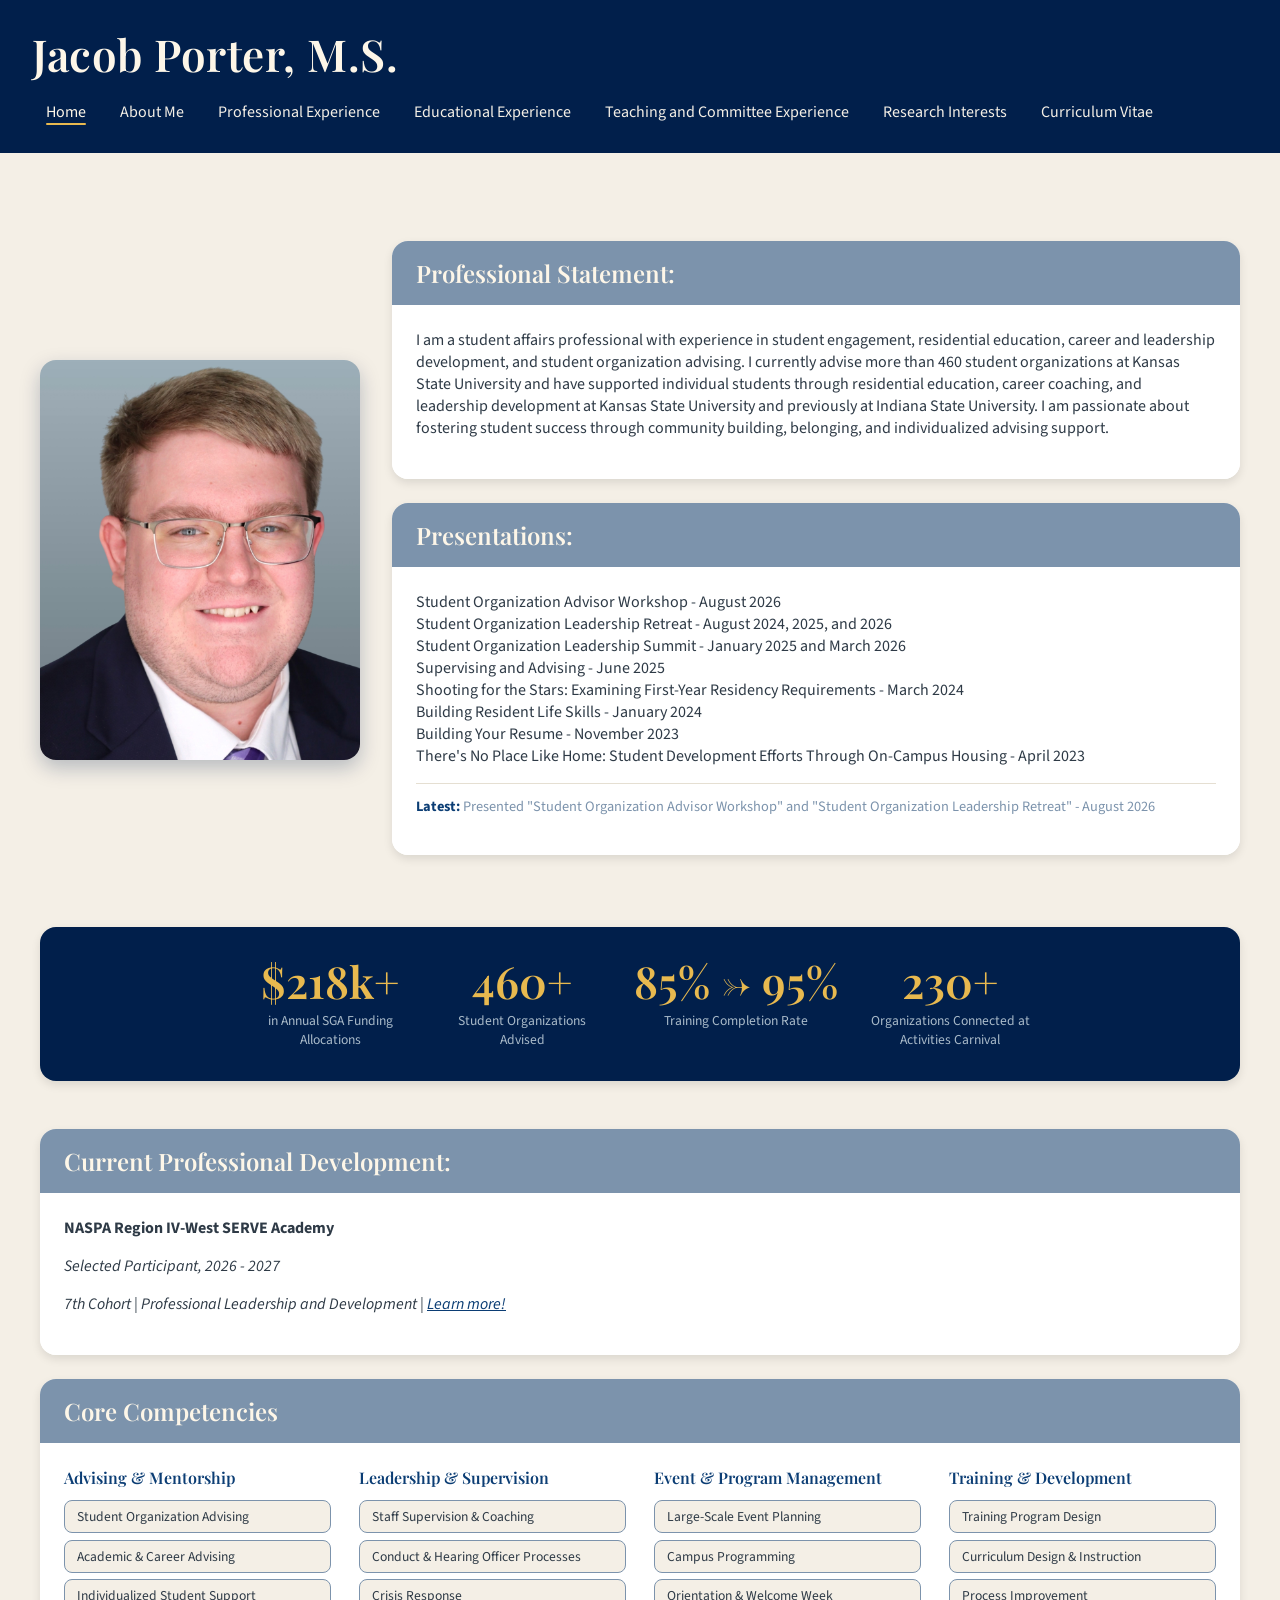
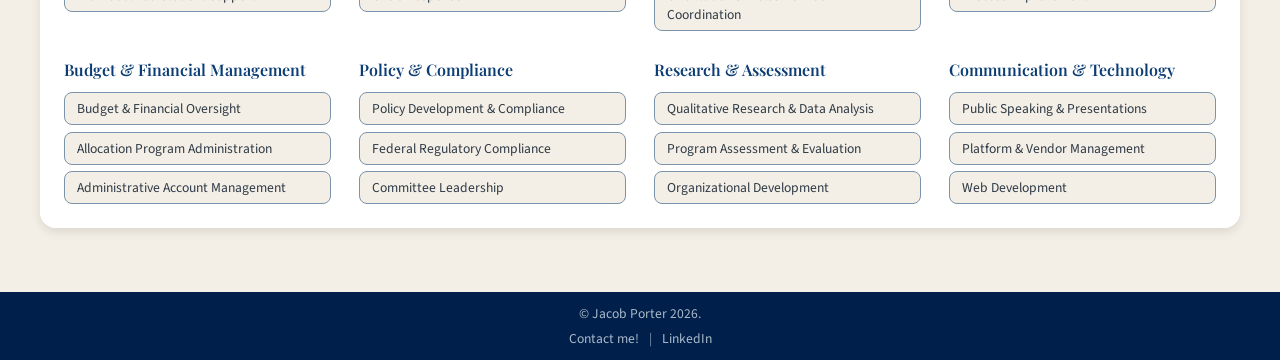
<file: index.html>
<!DOCTYPE html>
<html lang="en" xmlns="http://www.w3.org/1999/xhtml">
<head>
    <meta charset="utf-8" />
    <link rel="preconnect" href="https://fonts.googleapis.com">
    <link rel="preconnect" href="https://fonts.gstatic.com" crossorigin>
    <link href="https://fonts.googleapis.com/css2?family=Playfair+Display:wght@500;600&family=Source+Sans+Pro:wght@400;600&display=swap" rel="stylesheet">
    <meta name="viewport" content="width=device-width, initial-scale=1" />
    <title>Jacob Porter</title>
    <link rel="stylesheet" href="styles.css" type="text/css" />
    <link rel="icon" href="favicon.ico" sizes="any">
    <link rel="icon" href="favicon-192.png" type="image/png">
    <link rel="apple-touch-icon" href="favicon-180.png">
</head>
<body>
    <header>
        <h1 class="hero-name"> Jacob Porter, M.S.</h1>
        <nav>
            <a href="index.html" class="active">Home</a>
            <a href="about.html">About Me</a>
            <a href="professional-experiences.html">Professional Experience</a>
            <a href="education.html">Educational Experience</a>
            <a href="teaching-and-committee.html">Teaching and Committee Experience</a>
            <a href="research.html">Research Interests</a>
            <a href="cv.html">Curriculum Vitae</a>
        </nav>
    </header>
    <main>
        <div class="profile-section">
            <img src="headshot-rect.jpg" alt="Headshot" class="headshot" />
            <div>
                <section id="statement" class="statement-card">
                    <div class="statement-header">
                        <h2>Professional Statement:</h2>
                    </div>
                    <div class="statement-body">
                        <p>I am a student affairs professional with experience in student engagement, residential education, career and leadership development, and student organization advising. I currently advise more than 460 student organizations at Kansas State University and have supported individual students through residential education, career coaching, and leadership development at Kansas State University and previously at Indiana State University. I am passionate about fostering student success through community building, belonging, and individualized advising support.</p>
                    </div>
                </section>
                <section id="presentations" class="statement-card">
                    <div class="statement-header">
                        <h2>Presentations:</h2>
                    </div>
                    <div class="statement-body">
                        <p>
                            Student Organization Advisor Workshop - August 2026
                            <br />
                            Student Organization Leadership Retreat - August 2024, 2025, and 2026
                            <br />
                            Student Organization Leadership Summit - January 2025 and March 2026
                            <br />
                            Supervising and Advising - June 2025
                            <br />
                            Shooting for the Stars: Examining First-Year Residency Requirements - March 2024
                            <br />
                            Building Resident Life Skills - January 2024
                            <br />
                            Building Your Resume - November 2023
                            <br />
                            There's No Place Like Home: Student Development Efforts Through On-Campus Housing - April 2023
                        </p>
                        <p class="latest-update">
                            <strong>Latest:</strong> Presented "Student Organization Advisor Workshop" and "Student Organization Leadership Retreat" - August 2026
                        </p>
                    </div>
                </section>
            </div>
        </div>
        <section class="stats-section">
            <div class="stat-item">
                <span class="stat-number">$218k+</span>
                <span class="stat-label">in Annual SGA Funding Allocations</span>
            </div>
            <div class="stat-item">
                <span class="stat-number">460+</span>
                <span class="stat-label">Student Organizations Advised</span>
            </div>
            <div class="stat-item">
                <span class="stat-number">85% -> 95%</span>
                <span class="stat-label">Training Completion Rate</span>
            </div>
            <div class="stat-item">
                <span class="stat-number">230+</span>
                <span class="stat-label">Organizations Connected at Activities Carnival</span>
            </div>
        </section>
        <div>
            <section id="statement" class="statement-card">
                <div class="statement-header">
                    <h2>Current Professional Development:</h2>
                </div>
                <div class="statement-body">
                    <p><strong>NASPA Region IV-West SERVE Academy</strong></p>
                    <p><i>Selected Participant, 2026 - 2027</i></p>
                    <p><i>7th Cohort | Professional Leadership and Development | <a href="about.html">Learn more!</a></i>
               </div>
            </section>
            </div>
        <section id="skills" class="statement-card">
            <div class="statement-header">
                <h2>Core Competencies</h2>
            </div>
            <div class="statement-body">
                <div class="skills-group">
                    <h3 class="skills-group-title">Advising &amp; Mentorship</h3>
                    <ul class="skills-list">
                        <li>Student Organization Advising</li>
                        <li>Academic &amp; Career Advising</li>
                        <li>Individualized Student Support</li>
                    </ul>
                </div>
                <div class="skills-group">
                    <h3 class="skills-group-title">Leadership &amp; Supervision</h3>
                    <ul class="skills-list">
                        <li>Staff Supervision &amp; Coaching</li>
                        <li>Conduct &amp; Hearing Officer Processes</li>
                        <li>Crisis Response</li>
                    </ul>
                </div>
                <div class="skills-group">
                    <h3 class="skills-group-title">Event &amp; Program Management</h3>
                    <ul class="skills-list">
                        <li>Large-Scale Event Planning</li>
                        <li>Campus Programming</li>
                        <li>Orientation &amp; Welcome Week Coordination</li>
                    </ul>
                </div>
                <div class="skills-group">
                    <h3 class="skills-group-title">Training &amp; Development</h3>
                    <ul class="skills-list">
                        <li>Training Program Design</li>
                        <li>Curriculum Design &amp; Instruction</li>
                        <li>Process Improvement</li>
                    </ul>
                </div>
                <div class="skills-group">
                    <h3 class="skills-group-title">Budget &amp; Financial Management</h3>
                    <ul class="skills-list">
                        <li>Budget &amp; Financial Oversight</li>
                        <li>Allocation Program Administration</li>
                        <li>Administrative Account Management</li>
                    </ul>
                </div>
                <div class="skills-group">
                    <h3 class="skills-group-title">Policy &amp; Compliance</h3>
                    <ul class="skills-list">
                        <li>Policy Development &amp; Compliance</li>
                        <li>Federal Regulatory Compliance</li>
                        <li>Committee Leadership</li>
                    </ul>
                </div>
                <div class="skills-group">
                    <h3 class="skills-group-title">Research &amp; Assessment</h3>
                    <ul class="skills-list">
                        <li>Qualitative Research &amp; Data Analysis</li>
                        <li>Program Assessment &amp; Evaluation</li>
                        <li>Organizational Development</li>
                    </ul>
                </div>
                <div class="skills-group">
                    <h3 class="skills-group-title">Communication &amp; Technology</h3>
                    <ul class="skills-list">
                        <li>Public Speaking &amp; Presentations</li>
                        <li>Platform &amp; Vendor Management</li>
                        <li>Web Development</li>
                    </ul>
                </div>
            </div>
        </section>
    </main>
    
   <footer>
    <div class="footer-content">
        <p>&copy; Jacob Porter 2026.</p>
        <div class="footer-links">
            <a href="mailto:jacob@jacobporter.me">Contact me!</a>
            <span class="footer-divider">|</span>
            <a href="https://www.linkedin.com/in/jacob-porter123/" target="_blank">LinkedIn</a>
        </div>
    </div>
</footer>

    <script>
        document.querySelectorAll('.accordion-trigger').forEach(trigger => {
            trigger.addEventListener('click', () => {
                const panel = trigger.nextElementSibling;
                const isOpen = trigger.getAttribute('aria-expanded') === 'true';
                trigger.setAttribute('aria-expanded', String(!isOpen));
                panel.style.maxHeight = isOpen ? null : panel.scrollHeight + 'px';
            });
        });
    </script>
</body>
</html>
</file>
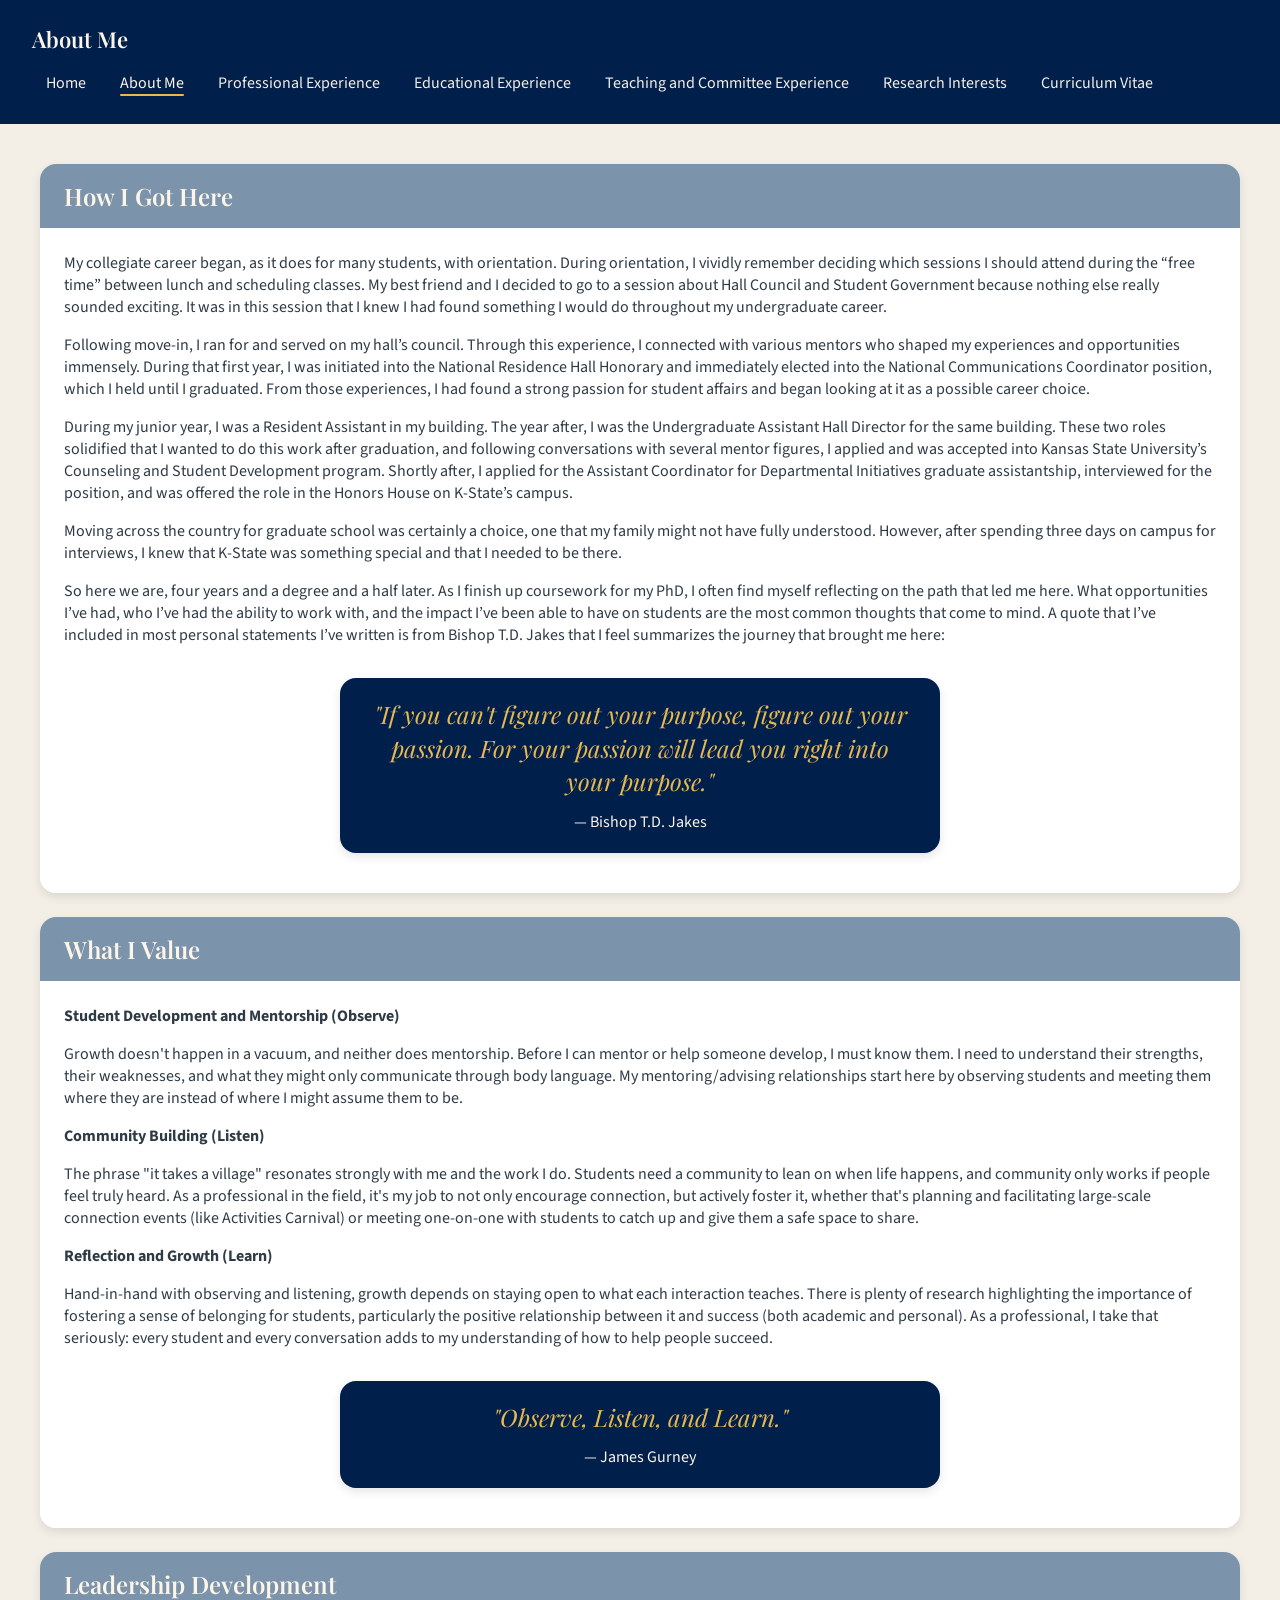
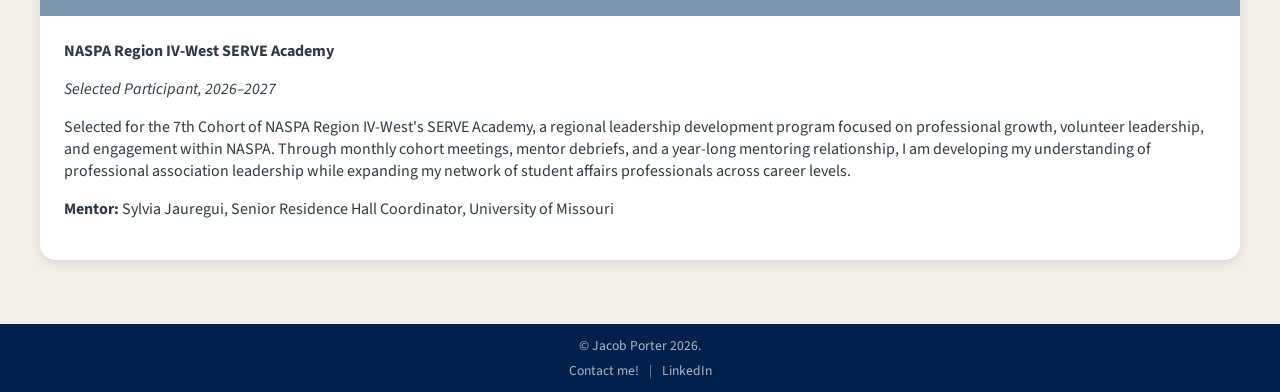
<file: about.html>
<!DOCTYPE html>
<html lang="en" xmlns="http://www.w3.org/1999/xhtml">
<head>
    <meta charset="utf-8" />
    <link rel="preconnect" href="https://fonts.googleapis.com">
    <link rel="preconnect" href="https://fonts.gstatic.com" crossorigin>
    <link href="https://fonts.googleapis.com/css2?family=Playfair+Display:wght@500;600&family=Source+Sans+Pro:wght@400;600&display=swap" rel="stylesheet">
    <meta name="viewport" content="width=device-width, initial-scale=1" />
    <title>About Me</title>
    <link rel="stylesheet" href="styles.css" type="text/css" />
    <link rel="icon" href="favicon.ico" sizes="any">
    <link rel="icon" href="favicon-192.png" type="image/png">
    <link rel="apple-touch-icon" href="favicon-180.png">
</head>
<body>
    <header>
        <h1>About Me</h1>
        <nav>
            <a href="index.html">Home</a>
            <a href="about.html" class="active">About Me</a>
            <a href="professional-experiences.html">Professional Experience</a>
            <a href="education.html">Educational Experience</a>
            <a href="teaching-and-committee.html">Teaching and Committee Experience</a>
            <a href="research.html">Research Interests</a>
            <a href="cv.html">Curriculum Vitae</a>
        </nav>
    </header>
    <main>
        <div>
            <section id="how-i-got-here" class="statement-card">
                <div class="statement-header">
                    <h2>How I Got Here</h2>
                </div>
                <div class="statement-body">
                    <p>My collegiate career began, as it does for many students, with orientation. During orientation, I vividly remember deciding which sessions I should attend during the “free time” between lunch and scheduling classes. My best friend and I decided to go to a session about Hall Council and Student Government because nothing else really sounded exciting. It was in this session that I knew I had found something I would do throughout my undergraduate career.</p>
                    <p>Following move-in, I ran for and served on my hall’s council. Through this experience, I connected with various mentors who shaped my experiences and opportunities immensely. During that first year, I was initiated into the National Residence Hall Honorary and immediately elected into the National Communications Coordinator position, which I held until I graduated. From those experiences, I had found a strong passion for student affairs and began looking at it as a possible career choice.</p>
                    <p>During my junior year, I was a Resident Assistant in my building. The year after, I was the Undergraduate Assistant Hall Director for the same building. These two roles solidified that I wanted to do this work after graduation, and following conversations with several mentor figures, I applied and was accepted into Kansas State University’s Counseling and Student Development program. Shortly after, I applied for the Assistant Coordinator for Departmental Initiatives graduate assistantship, interviewed for the position, and was offered the role in the Honors House on K-State’s campus.</p>
                    <p>Moving across the country for graduate school was certainly a choice, one that my family might not have fully understood. However, after spending three days on campus for interviews, I knew that K-State was something special and that I needed to be there.</p>
                    <p>So here we are, four years and a degree and a half later. As I finish up coursework for my PhD, I often find myself reflecting on the path that led me here. What opportunities I’ve had, who I’ve had the ability to work with, and the impact I’ve been able to have on students are the most common thoughts that come to mind. A quote that I’ve included in most personal statements I’ve written is from Bishop T.D. Jakes that I feel summarizes the journey that brought me here:</p>
                <div class="pull-quote">
                <blockquote>
                    "If you can't figure out your purpose, figure out your passion. For your passion will lead you right into your purpose."
                </blockquote>
                <p class="quote-author">— Bishop T.D. Jakes</p>
            </div>
                </div>
                
            </section>
        </div>

        <div>
            <section id="values" class="statement-card">
                <div class="statement-header">
                    <h2>What I Value</h2>
                </div>
               <div class="statement-body">
                   <p><strong>Student Development and Mentorship (Observe)</strong></p>
                       <p>Growth doesn't happen in a vacuum, and neither does mentorship. Before I can mentor or help someone develop, I must know them. I need to understand their strengths, their weaknesses, and what they might only communicate through body language. My mentoring/advising relationships start here by observing students and meeting them where they are instead of where I might assume them to be.</p>
                   <p style="margin-top: 16px;"><strong>Community Building (Listen)</strong></p>
                       <p>The phrase "it takes a village" resonates strongly with me and the work I do. Students need a community to lean on when life happens, and community only works if people feel truly heard. As a professional in the field, it's my job to not only encourage connection, but actively foster it, whether that's planning and facilitating large-scale connection events (like Activities Carnival) or meeting one-on-one with students to catch up and give them a safe space to share.</p>
                   <p style="margin-top: 16px;"><strong>Reflection and Growth (Learn)</strong></p>
                       <p>Hand-in-hand with observing and listening, growth depends on staying open to what each interaction teaches. There is plenty of research highlighting the importance of fostering a sense of belonging for students, particularly the positive relationship between it and success (both academic and personal). As a professional, I take that seriously: every student and every conversation adds to my understanding of how to help people succeed.</p>
                <div class="pull-quote">
                    <blockquote>
                        "Observe, Listen, and Learn."
                    </blockquote>
                    <p class="quote-author">— James Gurney</p>
                </div>
            </div>
        </section>
    </div>
         <div>
            <section id="values" class="statement-card">
                <div class="statement-header">
                    <h2>Leadership Development</h2>
                </div>
               <div class="statement-body">
                   <p><strong>NASPA Region IV-West SERVE Academy</strong></p>
                    <p><i>Selected Participant, 2026–2027</i></p>
                       <p>Selected for the 7th Cohort of NASPA Region IV-West's SERVE Academy, a regional leadership development program focused on professional growth, volunteer leadership, and engagement within NASPA. Through monthly cohort meetings, mentor debriefs, and a year-long mentoring relationship, I am developing my understanding of professional association leadership while expanding my network of student affairs professionals across career levels.</p>
                   <p><strong>Mentor:</strong> Sylvia Jauregui, Senior Residence Hall Coordinator, University of Missouri</p>
            </div>
        </section>
    </div>
    </main>
    <footer>
        <div class="footer-content">
            <p>&copy; Jacob Porter 2026.</p>
            <div class="footer-links">
                <a href="mailto:jacob@jacobporter.me">Contact me!</a>
                <span class="footer-divider">|</span>
                <a href="https://www.linkedin.com/in/jacob-porter123/" target="_blank">LinkedIn</a>
            </div>
        </div>
    </footer>
</body>
</html>
</file>
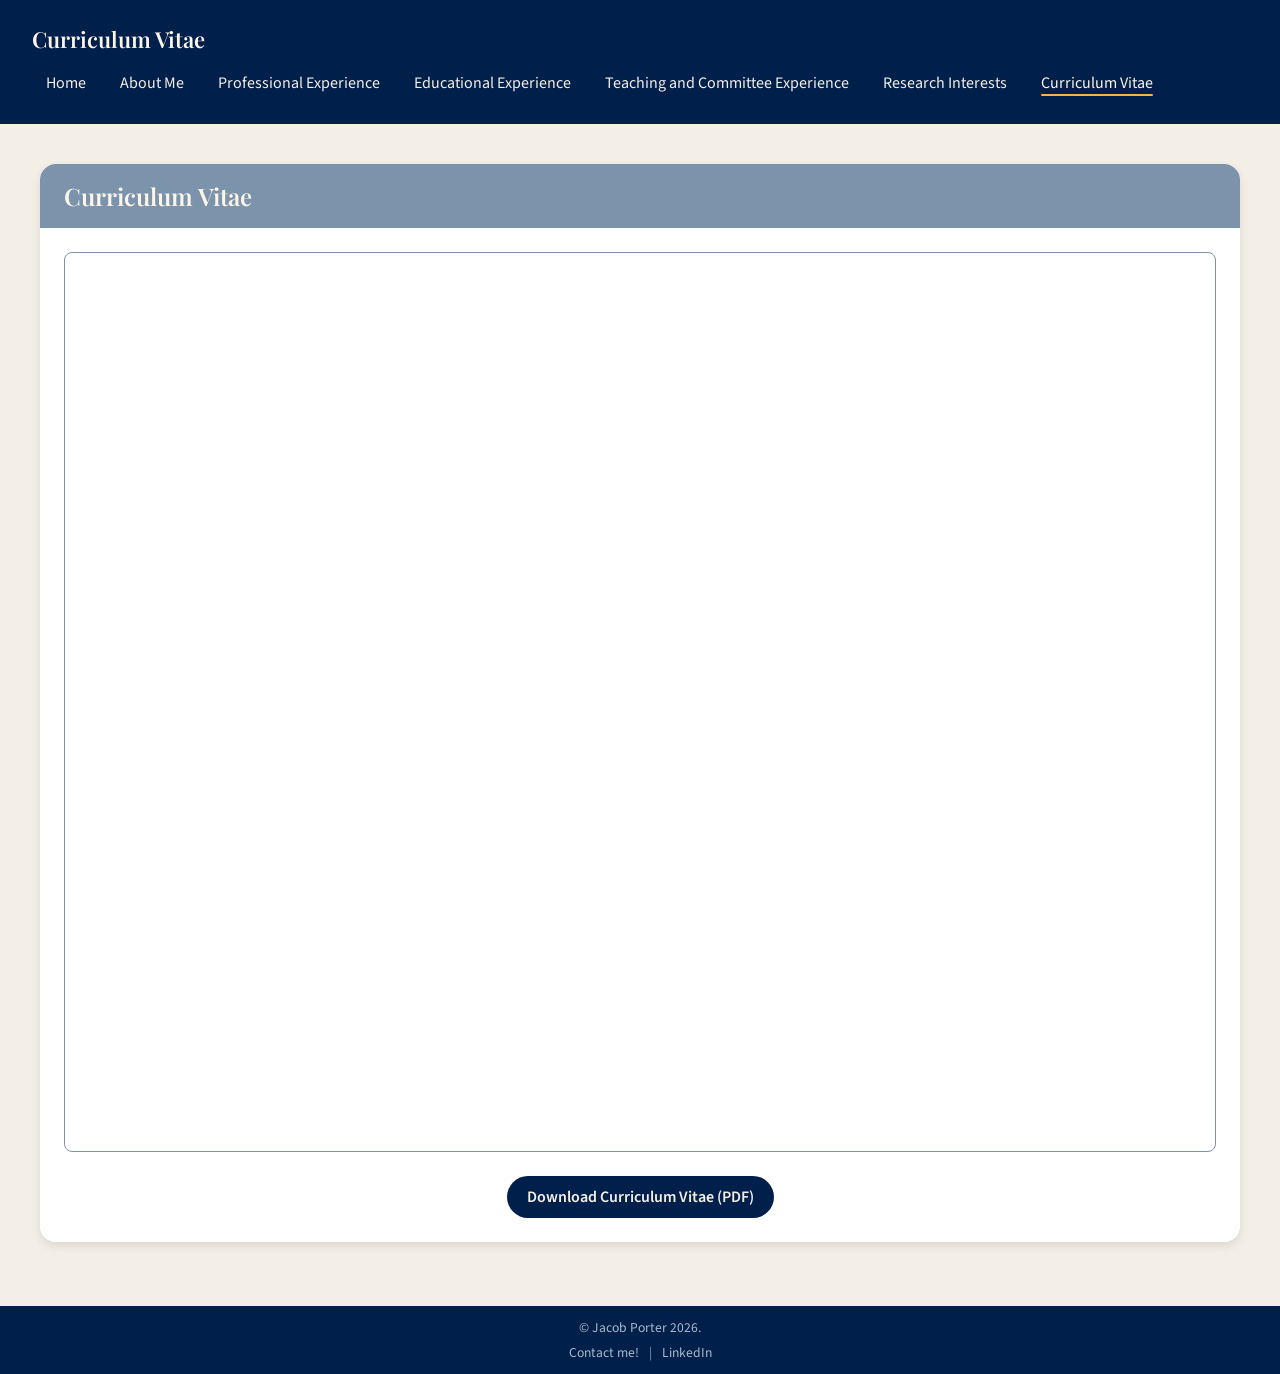
<file: cv.html>
<!DOCTYPE html>
<html lang="en" xmlns="http://www.w3.org/1999/xhtml">
<head>
    <meta charset="utf-8" />
    <link rel="preconnect" href="https://fonts.googleapis.com">
    <link rel="preconnect" href="https://fonts.gstatic.com" crossorigin>
    <link href="https://fonts.googleapis.com/css2?family=Playfair+Display:wght@500;600&family=Source+Sans+Pro:wght@400;600&display=swap" rel="stylesheet">
    <meta name="viewport" content="width=device-width, initial-scale=1" />
    <title>CV</title>
    <link rel="stylesheet" href="styles.css" type="text/css" />
    <link rel="icon" href="favicon.ico" sizes="any">
    <link rel="icon" href="favicon-192.png" type="image/png">
    <link rel="apple-touch-icon" href="favicon-180.png">
</head>
<body>
    <header>
        <h1>Curriculum Vitae</h1>
        <nav>
            <a href="index.html">Home</a>
            <a href="about.html">About Me</a>
            <a href="professional-experiences.html">Professional Experience</a>
            <a href="education.html">Educational Experience</a>
            <a href="teaching-and-committee.html">Teaching and Committee Experience
            <a href="research.html">Research Interests</a>
            <a href="cv.html" class="active">Curriculum Vitae</a>
        </nav>
    </header>
    <main>
        <div>
            <section id="cv" class="statement-card">
                <div class="statement-header">
                    <h2>Curriculum Vitae</h2>
                </div>
                <div class="statement-body">
                    <div class="cv-container">
                        <iframe src="Porter CV.pdf"></iframe>
                    </div>
                    <div class="download-container">
                        <a class="download-button"
                           href="Porter CV.pdf"
                           target="_blank">
                            Download Curriculum Vitae (PDF)
                        </a>
                    </div>
                </div>
            </section>
        </div>
    </main>
    <footer>
    <div class="footer-content">
        <p>&copy; Jacob Porter 2026.</p>
        <div class="footer-links">
            <a href="mailto:jacob@jacobporter.me">Contact me!</a>
            <span class="footer-divider">|</span>
            <a href="https://www.linkedin.com/in/jacob-porter123/" target="_blank">LinkedIn</a>
        </div>
    </div>
</footer>

    <script>
        document.querySelectorAll('.accordion-trigger').forEach(trigger => {
            trigger.addEventListener('click', () => {
                const panel = trigger.nextElementSibling;
                const isOpen = trigger.getAttribute('aria-expanded') === 'true';
                trigger.setAttribute('aria-expanded', String(!isOpen));
                panel.style.maxHeight = isOpen ? null : panel.scrollHeight + 'px';
            });
        });
    </script>
</body>
</html>
</file>
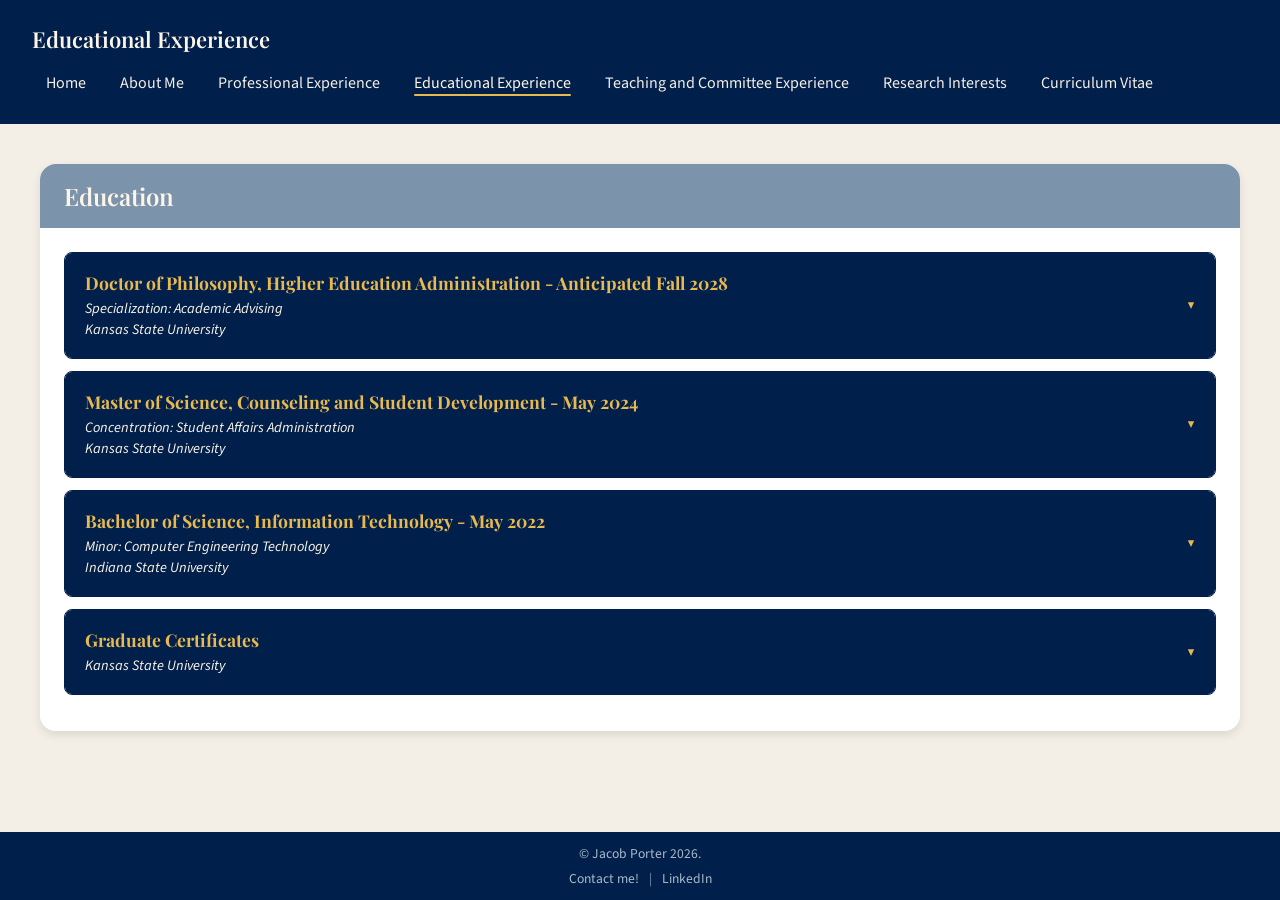
<file: education.html>
<!DOCTYPE html>
<html lang="en" xmlns="http://www.w3.org/1999/xhtml">
<head>
    <meta charset="utf-8" />
    <link rel="preconnect" href="https://fonts.googleapis.com">
    <link rel="preconnect" href="https://fonts.gstatic.com" crossorigin>
    <link href="https://fonts.googleapis.com/css2?family=Playfair+Display:wght@500;600&family=Source+Sans+Pro:wght@400;600&display=swap" rel="stylesheet">
    <meta name="viewport" content="width=device-width, initial-scale=1" />
    <title>Educational Experience</title>
    <link rel="stylesheet" href="styles.css" type="text/css" />
    <link rel="icon" href="favicon.ico" sizes="any">
    <link rel="icon" href="favicon-192.png" type="image/png">
    <link rel="apple-touch-icon" href="favicon-180.png">
</head>
<body>
    <header>
        <h1>Educational Experience</h1>
        <nav>
            <a href="index.html">Home</a>
            <a href="about.html">About Me</a>
            <a href="professional-experiences.html">Professional Experience</a>
            <a href="education.html" class="active">Educational Experience</a>
            <a href="teaching-and-committee.html">Teaching and Committee Experience</a>
            <a href="research.html">Research Interests</a>
            <a href="cv.html">Curriculum Vitae</a>
        </nav>
    </header>
    <main>
        <div>
            <section id="education" class="statement-card">
                <div class="statement-header">
                    <h2>Education</h2>
                </div>
                <div class="statement-body">

                    <div class="accordion-item">
                        <button class="accordion-trigger" aria-expanded="false">
                            <span class="accordion-trigger-text">
                                <strong>Doctor of Philosophy, Higher Education Administration - Anticipated Fall 2028</strong>
                                <i>Specialization: Academic Advising</i>
                            <br>
                                <i>Kansas State University</i>
                            </span>
                            <span class="accordion-icon">▼</span>
                        </button>
                        <div class="accordion-panel">
                            <ul>
                                <h3>Relevant Coursework:</h3>
                                <li>EDLEA 839 - Assessment of Academic Advising - Spring 2027</li>
                                <li>EDCEP 836 - Interpersonal Relations in Academic Advising - Fall 2026</li>
                                <li>EDLEA 948 - Data Representation and Writing in Qualitative Research - Fall 2026</li>
                                <li>EDCEP 932 - Ethical Issues and Practice in Academic Advising - Summer 2026</li>
                                <li>EDCEP 923 - Higher Education Law - Spring 2026</li>
                                <li>EDLEA 938 - Advanced Data Analysis in Qualitative Methods - Spring 2026</li>
                                <li>EDCEP 925 - Higher Education Finance - Summer 2025</li>
                                <li>EDCEP 926 - Enrollment Management in Higher Education - Fall 2025</li>
                                <li>EDCEP 927 - Higher Education Administration - Spring 2025</li>
                                <li>EDCEP 917 - Experimental Design - Spring 2025</li>
                                <li>EDCEP 948 - Advanced Student Development Theory - Fall 2024</li>
                            </ul>
                        </div>
                    </div>

                    <div class="accordion-item">
                        <button class="accordion-trigger" aria-expanded="false">
                            <span class="accordion-trigger-text">
                                <strong>Master of Science, Counseling and Student Development - May 2024</strong>
                                <i>Concentration: Student Affairs Administration</i>
                            <br>
                                <i>Kansas State University</i>
                            </span>
                            <span class="accordion-icon">▼</span>
                        </button>
                        <div class="accordion-panel">
                            <ul>
                                <h3>Relevant Coursework:</h3>
                                <li>EDCEP 835 - Foundations in Academic Advising - Spring 2024</li>
                                <li>EDCEP 826 - Student Success and Learning in Higher Education - Fall 2023</li>
                                <li>EDCEP 863 - Trends in Career Development - Spring 2023</li>
                                <li>EDCEP 818 - Principles in Student Affairs Administration - Spring 2023</li>
                                <li>EDCEP 812 - History and Philosophy in Higher Education - Fall 2022</li>
                            </ul>
                        </div>
                    </div>

                    <div class="accordion-item">
                        <button class="accordion-trigger" aria-expanded="false">
                            <span class="accordion-trigger-text">
                                <strong>Bachelor of Science, Information Technology - May 2022</strong>
                                <i>Minor: Computer Engineering Technology</i>
                                <br>
                                <i>Indiana State University</i>
                            </span>
                            <span class="accordion-icon">▼</span>
                        </button>
                        <div class="accordion-panel">
                            <ul>
                                <h3>Relevant Coursework:</h3>
                                <li>ECT 403 - Practical Digital Logic Design - Fall 2021</li>
                                <li>ECT 437 - Industrial Computer Systems Management - Fall 2021</li>
                                <li>ECT 375 - Advanced Human-Computer Interaction - Spring 2021</li>
                                <li>ECT 232 - Digital Computer Circuitry - Fall 2020</li>
                                <li>ECT 231 - Digital Computer Logic - Spring 2019</li>
                            </ul>
                        </div>
                    </div>

                    <div class="accordion-item">
                        <button class="accordion-trigger" aria-expanded="false">
                            <span class="accordion-trigger-text">
                                <strong>Graduate Certificates</strong>
                                <i>Kansas State University</i>
                            </span>
                            <span class="accordion-icon">▼</span>
                        </button>
                        <div class="accordion-panel">
                            <ul>
                                <li>Qualitative Research - Anticipated Fall 2028</li>
                                <li>Academic Advising - May 2024</li>
                            </ul>
                        </div>
                    </div>

                </div>
            </section>
        </div>
    </main>
    <footer>
    <div class="footer-content">
        <p>&copy; Jacob Porter 2026.</p>
        <div class="footer-links">
            <a href="mailto:jacob@jacobporter.me">Contact me!</a>
            <span class="footer-divider">|</span>
            <a href="https://www.linkedin.com/in/jacob-porter123/" target="_blank">LinkedIn</a>
        </div>
    </div>
</footer>

    <script>
        document.querySelectorAll('.accordion-trigger').forEach(trigger => {
            trigger.addEventListener('click', () => {
                const panel = trigger.nextElementSibling;
                const isOpen = trigger.getAttribute('aria-expanded') === 'true';
                trigger.setAttribute('aria-expanded', String(!isOpen));
                panel.style.maxHeight = isOpen ? null : panel.scrollHeight + 'px';
            });
        });
    </script>
</body>
</html>
</file>
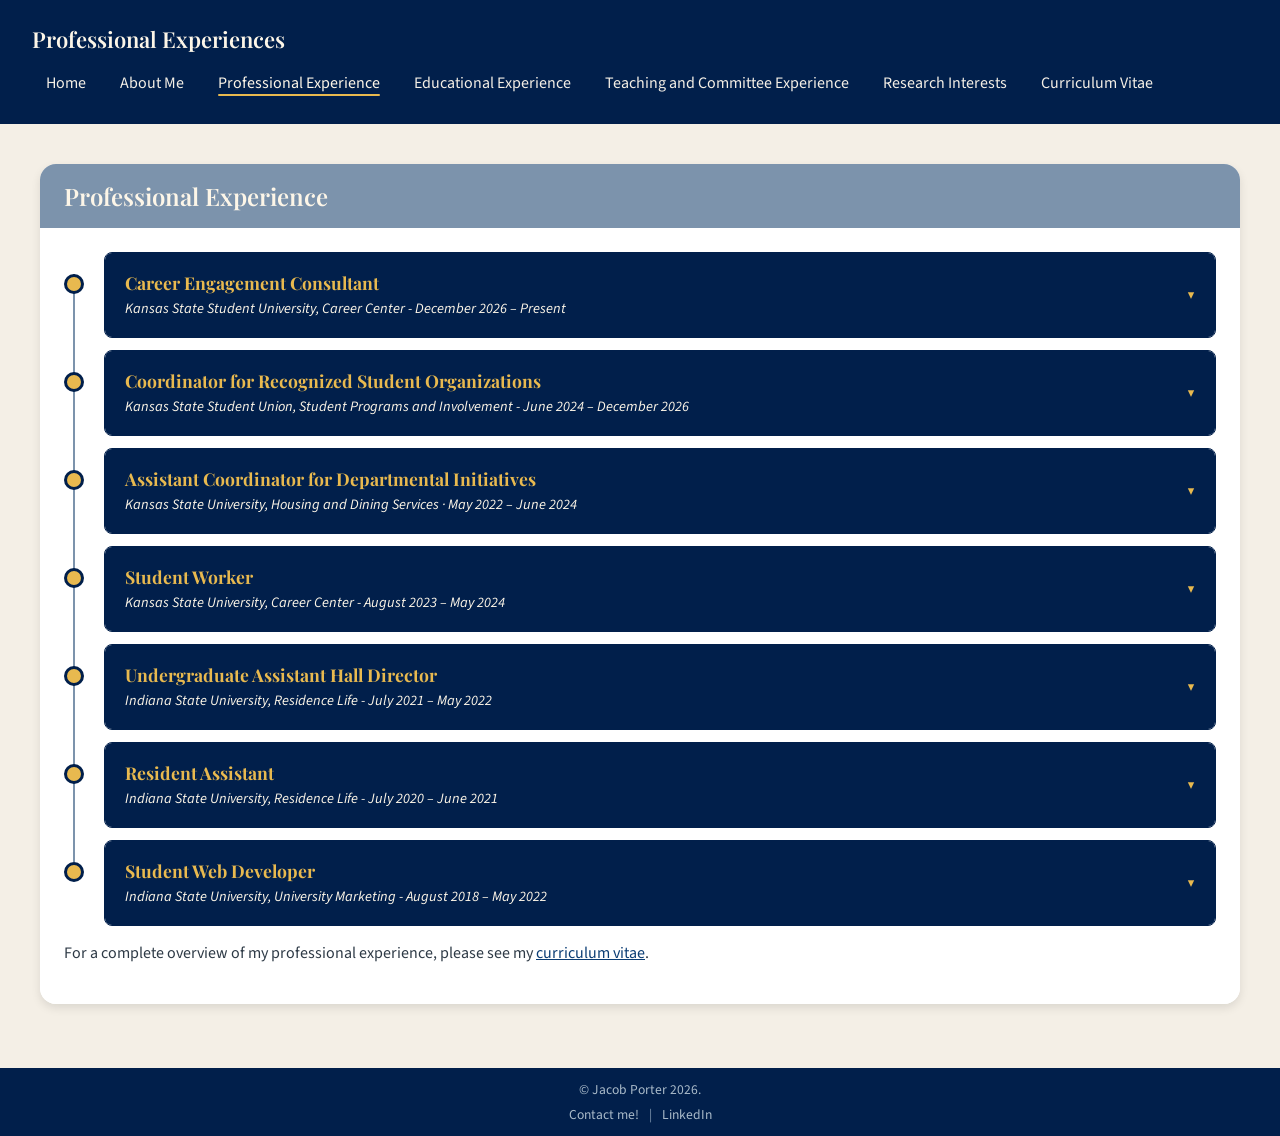
<file: professional-experiences.html>
<!DOCTYPE html>
<html lang="en" xmlns="http://www.w3.org/1999/xhtml">
<head>
    <meta charset="utf-8" />
    <link rel="preconnect" href="https://fonts.googleapis.com">
    <link rel="preconnect" href="https://fonts.gstatic.com" crossorigin>
    <link href="https://fonts.googleapis.com/css2?family=Playfair+Display:wght@500;600&family=Source+Sans+Pro:wght@400;600&display=swap" rel="stylesheet">
    <meta name="viewport" content="width=device-width, initial-scale=1" />
    <title>Professional Experiences</title>
    <link rel="stylesheet" href="styles.css" type="text/css" />
    <link rel="icon" href="favicon.ico" sizes="any">
    <link rel="icon" href="favicon-192.png" type="image/png">
    <link rel="apple-touch-icon" href="favicon-180.png">
</head>
<body>
    <header>
        <h1>Professional Experiences</h1>
        <nav>
            <a href="index.html">Home</a>
            <a href="about.html">About Me</a>
            <a href="professional-experiences.html" class="active">Professional Experience</a>
            <a href="education.html">Educational Experience</a>
            <a href="teaching-and-committee.html">Teaching and Committee Experience</a>
            <a href="research.html">Research Interests</a>
            <a href="cv.html">Curriculum Vitae</a>
        </nav>
    </header>
    <main>
        <div>
            <section id="professional" class="statement-card">
                <div class="statement-header">
                    <h2>Professional Experience</h2>
                </div>
                <div class="statement-body">

                    <div class="timeline">

                        <div class="timeline-entry">
                            <div class="timeline-dot"></div>
                            <div class="accordion-item">
                                <button class="accordion-trigger" aria-expanded="false">
                                    <span class="accordion-trigger-text">
                                        <strong>Career Engagement Consultant</strong>
                                        <i>Kansas State Student University, Career Center - December 2026 – Present</i>
                                    </span>
                                    <span class="accordion-icon">▼</span>
                                </button>
                                <div class="accordion-panel">
                                    <ul>
                                        <li>Collaborate with College of Engineering Faculty and Staff to integrate career education into academic experiences for all of K-State's Engineering students.</li>
                                        <li>Develop relationships with industry partners to support student career engagement and growth.</li>
                                        <li>Advise College of Engineering students through career development models and theories to ensure they are strong candidates upon entering the workforce.</li>
                                        <li>Facilitate 1:1 advising meetings with students to coach them on resume building, salary negotiation, and other fundamental career skills.</li>
                                    </ul>
                                </div>
                            </div>
                        </div>

                        <div class="timeline-entry">
                            <div class="timeline-dot"></div>
                            <div class="accordion-item">
                                <button class="accordion-trigger" aria-expanded="false">
                                    <span class="accordion-trigger-text">
                                        <strong>Coordinator for Recognized Student Organizations</strong>
                                        <i>Kansas State Student Union, Student Programs and Involvement - June 2024 – December 2026</i>
                                    </span>
                                    <span class="accordion-icon">▼</span>
                                </button>
                                <div class="accordion-panel">
                                    <ul>
                                        <li>Advise 460+ student organizations and leaders through organizational development, university policies, and engagement opportunities while maintaining organizational records to support student success and compliance.</li>
                                        <li>Advise Student Governing Association’s (SGA) Student Allocations Committee, supporting student leaders in the allocation of $218,000+ annually to student organizations while collaborating with the Union Business Office to ensure effective funding processes.</li>
                                        <li>Improved annual student organization training completion rates from approximately 85% to 95% through assessment-informed procedure improvements, targeted communication, and outreach initiatives.</li>
                                        <li>Plan and facilitate signature campus events for Kansas State University’s Week of Welcome, including the Activities Carnival, engaging 230+ student organizations and 5,700+ attendees.</li>
                                        <li>Serve as the primary campus liaison for OrgCentral, Kansas State’s student organization management platform, managing K-State's relationship with ReadyEducation and providing platform support to students, faculty, and staff across campus.</li>
                                        <li>Support student organizations through resource management, communication, and administrative processes including oversight of a $10,000 Pepsi allocation program and serving as signature authority on KSU Foundation accounts.</li>
                                        <li>Develop and facilitate trainings, workshops, and annual Leadership Retreats and Summits for 2,000+ student leaders and advisors to support development and university policy compliance.</li>
                                    </ul>
                                </div>
                            </div>
                        </div>

                        <div class="timeline-entry">
                            <div class="timeline-dot"></div>
                            <div class="accordion-item">
                                <button class="accordion-trigger" aria-expanded="false">
                                    <span class="accordion-trigger-text">
                                        <strong>Assistant Coordinator for Departmental Initiatives</strong>
                                        <i>Kansas State University, Housing and Dining Services · May 2022 – June 2024</i>
                                    </span>
                                    <span class="accordion-icon">▼</span>
                                </button>
                                <div class="accordion-panel">
                                    <ul>
                                        <li>Supported the personal, academic, and professional growth for 35+ honors residents through proactive check-ins, academic advising, and individualized support for students navigating academic challenges.</li>
                                        <li>Advised the Social Justice Alliance and Future Leaders in Student Affairs (FLSA) organizations through organizational development, university policies, and departmental processes, contributing to the Social Justice Alliance earning “Event of the Year” for its signature event through targeted growth and restructuring support.</li>
                                        <li>Co-supervised 15+ student staff through day-to-day coaching, weekly one-on-one meetings, and ongoing professional development.</li>
                                        <li>Served as a hearing officer for university housing conduct processes and participated in an on-call crisis response rotation supporting a safe residential environment for 5,500+ students.</li>
                                        <li>Managed $1,650+ in budgets for the Honors House and two student organizations to support leadership development, community engagement, and student programming initiatives.</li>
                                    </ul>
                                </div>
                            </div>
                        </div>

                        <div class="timeline-entry">
                            <div class="timeline-dot"></div>
                            <div class="accordion-item">
                                <button class="accordion-trigger" aria-expanded="false">
                                    <span class="accordion-trigger-text">
                                        <strong>Student Worker</strong>
                                        <i>Kansas State University, Career Center - August 2023 – May 2024</i>
                                    </span>
                                    <span class="accordion-icon">▼</span>
                                </button>
                                <div class="accordion-panel">
                                    <ul>
                                        <li>Provided individualized career coaching through resume reviews, mock interviews, and career coaching to support professional development, career exploration, and successful transitions into employment.</li>
                                        <li>Co-facilitated career education programming, including Employer Pitch Nights, and administered Focus 2 assessments to help students in identifying pathways aligned with their strengths, interests, and goals.</li>
                                    </ul>
                                </div>
                            </div>
                        </div>

                        <div class="timeline-entry">
                            <div class="timeline-dot"></div>
                            <div class="accordion-item">
                                <button class="accordion-trigger" aria-expanded="false">
                                    <span class="accordion-trigger-text">
                                        <strong>Undergraduate Assistant Hall Director</strong>
                                        <i>Indiana State University, Residence Life - July 2021 – May 2022</i>
                                    </span>
                                    <span class="accordion-icon">▼</span>
                                </button>
                                <div class="accordion-panel">
                                    <ul>
                                        <li>Supervised five student staff and 15+ front desk attendants, providing staff development, operational support, and oversight for a 24/7 residence hall front desk.</li>
                                        <li>Managed day-to-day operations of a 300+ resident community while serving as the primary point of contact for student concerns and residential needs.</li>
                                        <li>Coordinated move-in and move-out operations for three residence halls supporting a welcoming experience for 900+ residents.</li>
                                    </ul>
                                </div>
                            </div>
                        </div>
                        
                        <div class="timeline-entry">
                            <div class="timeline-dot"></div>
                            <div class="accordion-item">
                                <button class="accordion-trigger" aria-expanded="false">
                                    <span class="accordion-trigger-text">
                                        <strong>Resident Assistant</strong>
                                        <i>Indiana State University, Residence Life - July 2020 – June 2021</i>
                                    </span>
                                    <span class="accordion-icon">▼</span>
                                </button>
                                <div class="accordion-panel">
                                    <ul>
                                        <li>Coached 30 residents individually on academic and career development goals while building an inclusive residential community through consistent relationship-building and support.</li>
                                        <li>Facilitated curriculum-based programming on academic and social justice topics for 40-500 residents and advocated for residents’ safety and needs as a liaison to departmental leadership.</li>
                                    </ul>
                                </div>
                            </div>
                        </div>
                        
                        <div class="timeline-entry">
                            <div class="timeline-dot"></div>
                            <div class="accordion-item">
                                <button class="accordion-trigger" aria-expanded="false">
                                    <span class="accordion-trigger-text">
                                        <strong>Student Web Developer</strong>
                                        <i>Indiana State University, University Marketing - August 2018 – May 2022</i>
                                    </span>
                                    <span class="accordion-icon">▼</span>
                                </button>
                                <div class="accordion-panel">
                                    <ul>
                                        <li>Led website redesign projects for college departments by utilizing HTML5 and CSS to implement current web design and accessibilty standards.</li>
                                        <li>Audited and updated existing pages to improve accessibility and compliance with web quality standards to enhance usability for all site visitors.</li>
                                    </ul>
                                </div>
                            </div>
                        </div>

                    </div>

                    <p>For a complete overview of my professional experience, please see my <a href="PorterCV-9-26.pdf">curriculum vitae</a>.</p>

                </div>
            </section>
        </div>
    </main>
     <footer>
    <div class="footer-content">
        <p>&copy; Jacob Porter 2026.</p>
        <div class="footer-links">
            <a href="mailto:jacob@jacobporter.me">Contact me!</a>
            <span class="footer-divider">|</span>
            <a href="https://www.linkedin.com/in/jacob-porter123/" target="_blank">LinkedIn</a>
        </div>
    </div>
</footer>

    <script>
        document.querySelectorAll('.accordion-trigger').forEach(trigger => {
            trigger.addEventListener('click', () => {
                const panel = trigger.nextElementSibling;
                const isOpen = trigger.getAttribute('aria-expanded') === 'true';
                trigger.setAttribute('aria-expanded', String(!isOpen));
                panel.style.maxHeight = isOpen ? null : panel.scrollHeight + 'px';
            });
        });
    </script>
</body>
</html>
</file>
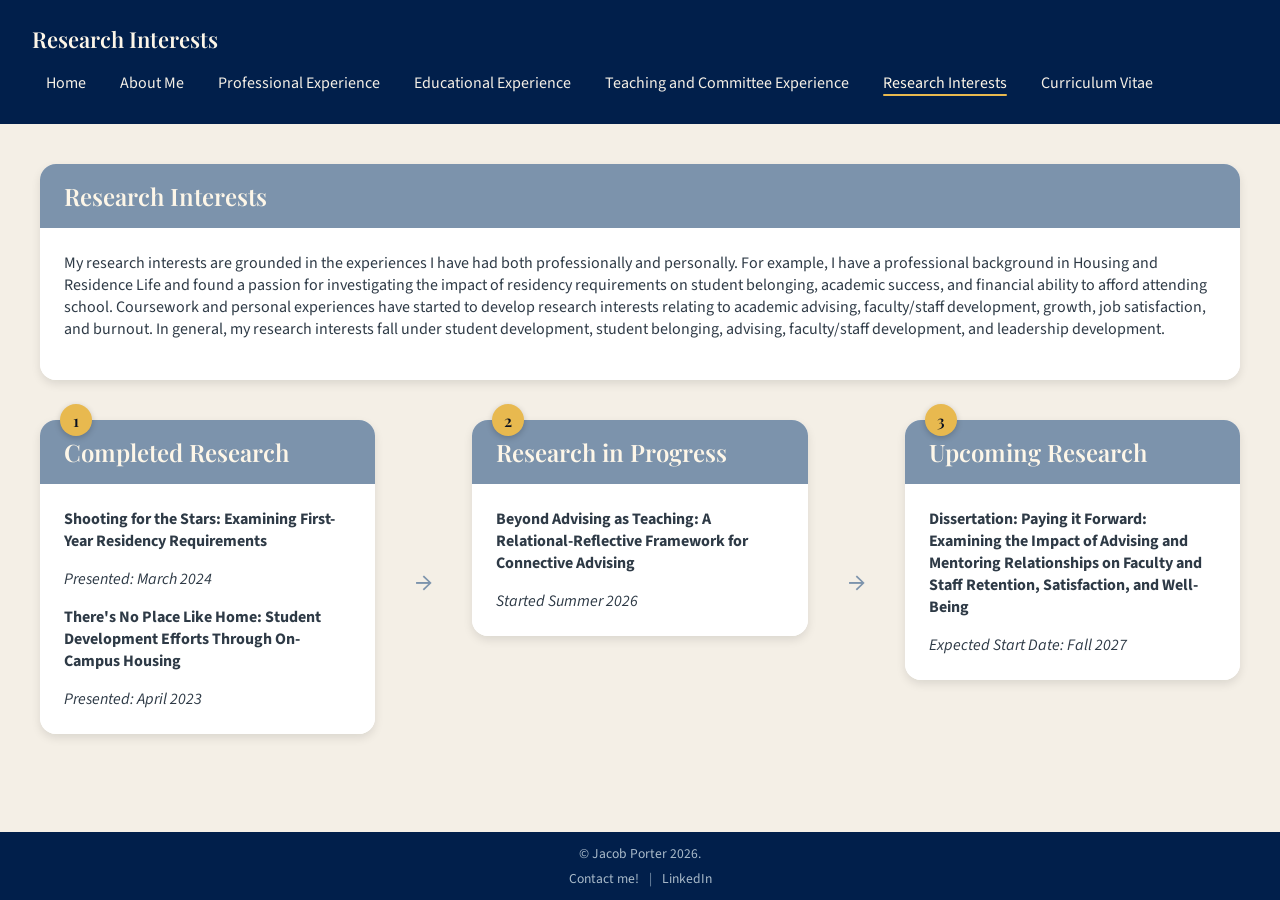
<file: research.html>
<!DOCTYPE html>
<html lang="en" xmlns="http://www.w3.org/1999/xhtml">
<head>
    <meta charset="utf-8" />
    <link rel="preconnect" href="https://fonts.googleapis.com">
    <link rel="preconnect" href="https://fonts.gstatic.com" crossorigin>
    <link href="https://fonts.googleapis.com/css2?family=Playfair+Display:wght@500;600&family=Source+Sans+Pro:wght@400;600&display=swap" rel="stylesheet">
    <meta name="viewport" content="width=device-width, initial-scale=1" />
    <title>Research Interests</title>
    <link rel="stylesheet" href="styles.css" type="text/css" />
    <link rel="icon" href="favicon.ico" sizes="any">
    <link rel="icon" href="favicon-192.png" type="image/png">
    <link rel="apple-touch-icon" href="favicon-180.png">
</head>
<body>
    <header>
        <h1>Research Interests</h1>
        <nav>
            <a href="index.html">Home</a>
            <a href="about.html">About Me</a>
            <a href="professional-experiences.html">Professional Experience</a>
            <a href="education.html">Educational Experience</a>
            <a href="teaching-and-committee.html">Teaching and Committee Experience</a>
            <a href="research.html" class="active">Research Interests</a>
            <a href="cv.html">Curriculum Vitae</a>
        </nav>
    </header>
    <main>
        <div>
            <section id="research-interests" class="statement-card">
                <div class="statement-header">
                    <h2>Research Interests</h2>
                </div>
                <div class="statement-body">
                    <p>My research interests are grounded in the experiences I have had both professionally and personally. For example, I have a professional background in Housing and Residence Life and found a passion for investigating the impact of residency requirements on student belonging, academic success, and financial ability to afford attending school. Coursework and personal experiences have started to develop research interests relating to academic advising, faculty/staff development, growth, job satisfaction, and burnout. In general, my research interests fall under student development, student belonging, advising, faculty/staff development, and leadership development.</p>
                </div>
            </section>
        </div>
        <div class="research-sections pipeline">
            <div class="pipeline-step">
                <div class="stage-marker">1</div>
                <section class="statement-card">
                    <div class="statement-header">
                        <h2>Completed Research</h2>
                    </div>
                    <div class="statement-body">
                        <p><strong>Shooting for the Stars: Examining First-Year Residency Requirements</strong></p>
                        <i class="subtitle">Presented: March 2024</i>
                        <p><strong>There's No Place Like Home: Student Development Efforts Through On-Campus Housing</strong></p>
                        <i class="subtitle">Presented: April 2023</i>
                    </div>
                </section>
            </div>

            <div class="pipeline-arrow">→</div>

            <div class="pipeline-step">
                <div class="stage-marker">2</div>
                <section class="statement-card">
                    <div class="statement-header">
                        <h2>Research in Progress</h2>
                    </div>
                    <div class="statement-body">
                        <p><strong>Beyond Advising as Teaching: A Relational-Reflective Framework for Connective Advising</strong></p>
                        <i class="subtitle">Started Summer 2026</i>
                    </div>
                </section>
            </div>

            <div class="pipeline-arrow">→</div>

            <div class="pipeline-step">
                <div class="stage-marker">3</div>
                <section class="statement-card">
                    <div class="statement-header">
                        <h2>Upcoming Research</h2>
                    </div>
                    <div class="statement-body">
                        <p><strong>Dissertation: Paying it Forward: Examining the Impact of Advising and Mentoring Relationships on Faculty and Staff Retention, Satisfaction, and Well-Being</strong></p>
                        <i class="subtitle">Expected Start Date: Fall 2027</i>
                    </div>
                </section>
            </div>
        </div>
    </main>
     <footer>
    <div class="footer-content">
        <p>&copy; Jacob Porter 2026.</p>
        <div class="footer-links">
            <a href="mailto:jacob@jacobporter.me">Contact me!</a>
            <span class="footer-divider">|</span>
            <a href="https://www.linkedin.com/in/jacob-porter123/" target="_blank">LinkedIn</a>
        </div>
    </div>
</footer>

    <script>
        document.querySelectorAll('.accordion-trigger').forEach(trigger => {
            trigger.addEventListener('click', () => {
                const panel = trigger.nextElementSibling;
                const isOpen = trigger.getAttribute('aria-expanded') === 'true';
                trigger.setAttribute('aria-expanded', String(!isOpen));
                panel.style.maxHeight = isOpen ? null : panel.scrollHeight + 'px';
            });
        });
    </script>
</body>
</html>
</file>
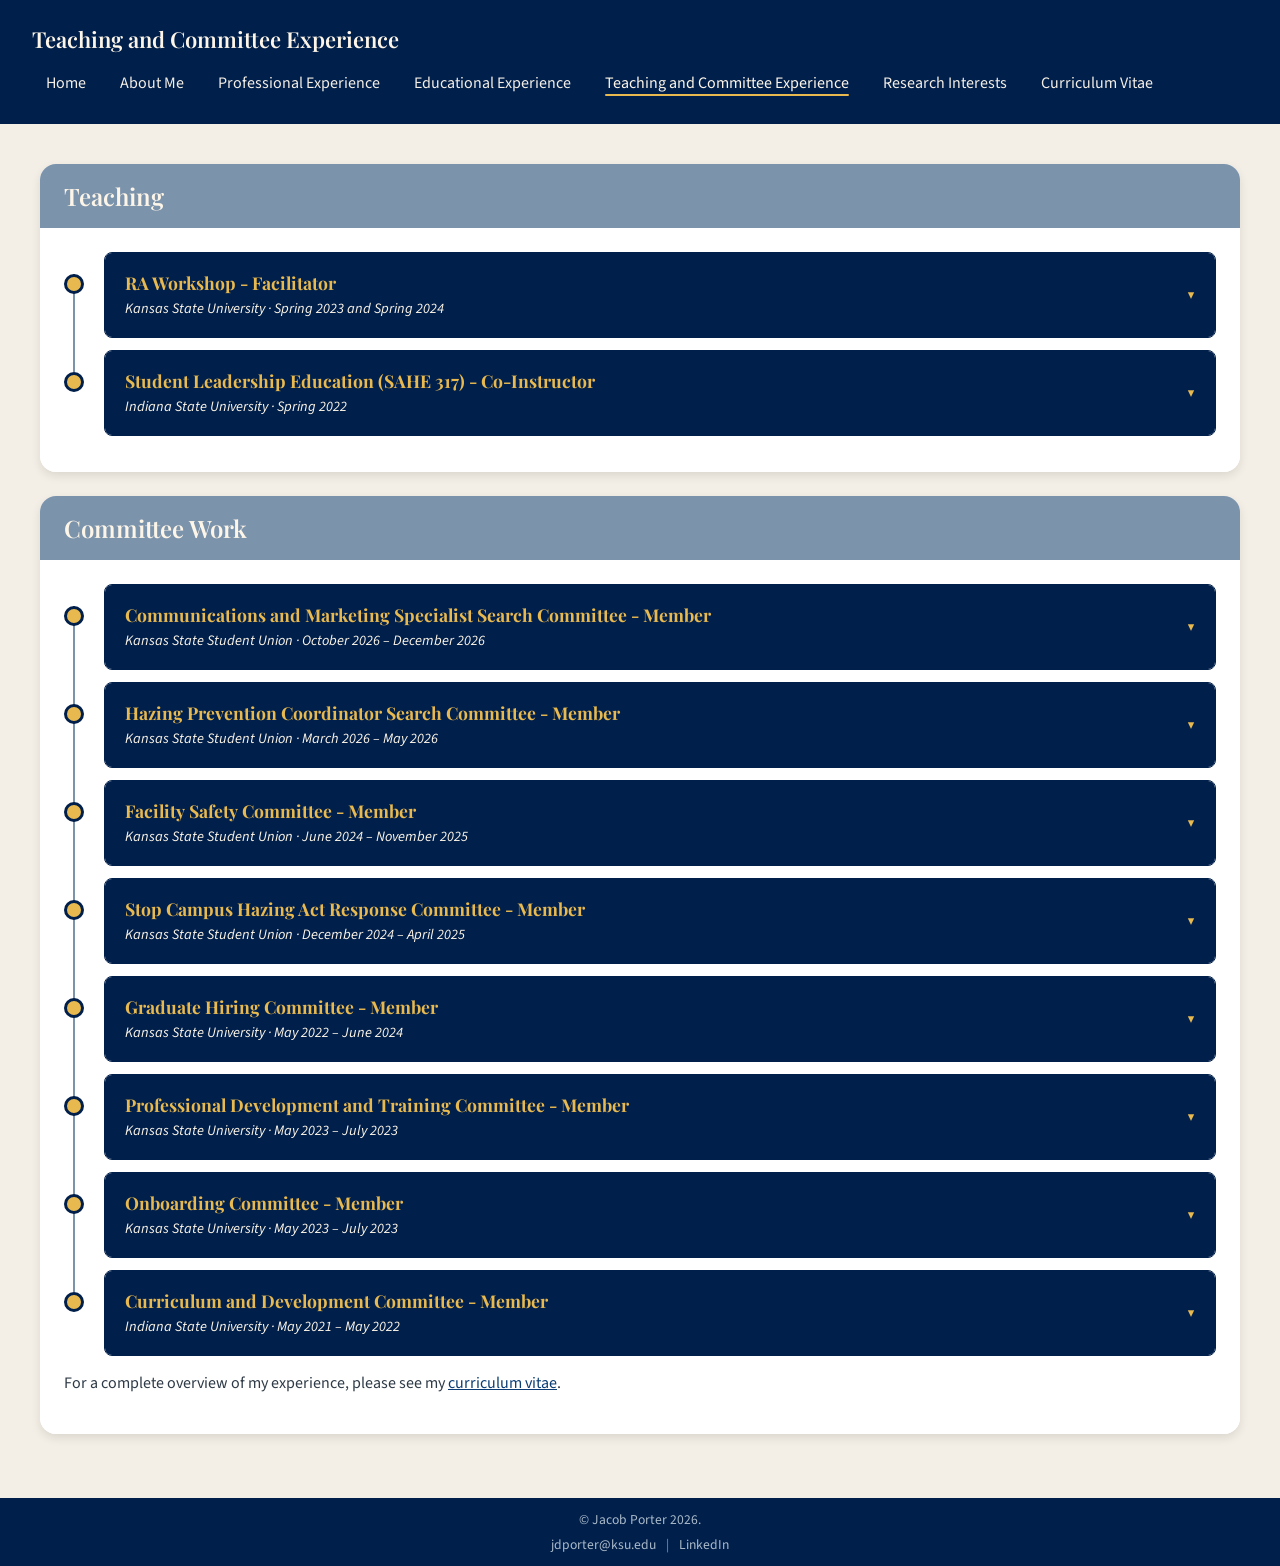
<file: teaching-and-committee.html>
<!DOCTYPE html>
<html lang="en" xmlns="http://www.w3.org/1999/xhtml">
<head>
    <meta charset="utf-8" />
    <link rel="preconnect" href="https://fonts.googleapis.com">
    <link rel="preconnect" href="https://fonts.gstatic.com" crossorigin>
    <link href="https://fonts.googleapis.com/css2?family=Playfair+Display:wght@500;600&family=Source+Sans+Pro:wght@400;600&display=swap" rel="stylesheet">
    <meta name="viewport" content="width=device-width, initial-scale=1" />
    <title>Teaching and Committee Experience</title>
    <link rel="stylesheet" href="styles.css" type="text/css" />
</head>
<body>
    <header>
        <h1>Teaching and Committee Experience</h1>
        <nav>
            <a href="index.html">Home</a>
            <a href="about.html">About Me</a>
            <a href="professional-experiences.html">Professional Experience</a>
            <a href="education.html">Educational Experience</a>
            <a href="teaching-and-committee.html" class="active">Teaching and Committee Experience</a>
            <a href="research.html">Research Interests</a>
            <a href="cv.html">Curriculum Vitae</a>
        </nav>
    </header>
    <main>
        <div>
            <section id="teaching" class="statement-card">
                <div class="statement-header">
                    <h2>Teaching</h2>
                </div>
                <div class="statement-body">

                    <div class="timeline">

                        <div class="timeline-entry">
                            <div class="timeline-dot"></div>
                            <div class="accordion-item">
                                <button class="accordion-trigger" aria-expanded="false">
                                    <span class="accordion-trigger-text">
                                        <strong>RA Workshop - Facilitator</strong>
                                        <i>Kansas State University · Spring 2023 and Spring 2024</i>
                                    </span>
                                    <span class="accordion-icon">▼</span>
                                </button>
                                <div class="accordion-panel">
                                    <ul>
                                        <li>Co-created and delivered training content for an annual, multi-week workshop preparing approximately 20 incoming RA candidates per cohort on foundational student affairs principles such as community building and group dynamics using Canvas to host course content, materials, and assignments.</li>
                                    </ul>
                                </div>
                            </div>
                        </div>

                        <div class="timeline-entry">
                            <div class="timeline-dot"></div>
                            <div class="accordion-item">
                                <button class="accordion-trigger" aria-expanded="false">
                                    <span class="accordion-trigger-text">
                                        <strong>Student Leadership Education (SAHE 317) - Co-Instructor</strong>
                                        <i>Indiana State University · Spring 2022</i>
                                    </span>
                                    <span class="accordion-icon">▼</span>
                                </button>
                                <div class="accordion-panel">
                                    <ul>
                                        <li>Co-instructed a full-semester, for-credit course on student development models and theories for a class of 19 students.</li>
                                        <li>Contributed to the development of course curriculum and instructional design for the course, building and managing course content, assignments, and materials in Blackboard.</li>
                                    </ul>
                                </div>
                            </div>
                        </div>

                    </div>

                </div>
            </section>

            <section id="committee" class="statement-card">
                <div class="statement-header">
                    <h2>Committee Work</h2>
                </div>
                <div class="statement-body">

                    <div class="timeline">
                        <div class="timeline-entry">
                            <div class="timeline-dot"></div>
                            <div class="accordion-item">
                                <button class="accordion-trigger" aria-expanded="false">
                                    <span class="accordion-trigger-text">
                                        <strong>Communications and Marketing Specialist Search Committee - Member</strong>
                                        <i>Kansas State Student Union · October 2026 – December 2026</i>
                                    </span>
                                    <span class="accordion-icon">▼</span>
                                </button>
                                <div class="accordion-panel">
                                    <ul>
                                        <li>Reviewed application materials and interviewed candidates, contributing to the final hiring decision.</li>
                                        <li>Served as a member representing the K-State Student Union on this division-wide search in collaboration with other Division of Academic Success and Student Affairs (DASSA) partners.</li>
                                    </ul>
                                </div>
                            </div>
                        </div>
                        <div class="timeline-entry">
                            <div class="timeline-dot"></div>
                            <div class="accordion-item">
                                <button class="accordion-trigger" aria-expanded="false">
                                    <span class="accordion-trigger-text">
                                        <strong>Hazing Prevention Coordinator Search Committee - Member</strong>
                                        <i>Kansas State Student Union · March 2026 – May 2026</i>
                                    </span>
                                    <span class="accordion-icon">▼</span>
                                </button>
                                <div class="accordion-panel">
                                    <ul>
                                        <li>Developed interview materials for the newly created Hazing Prevention Coordinator position.</li>
                                        <li>Reviewed application materials and interviewed candidates, contributing to the final hiring decision.</li>
                                    </ul>
                                </div>
                            </div>
                        </div>

                        <div class="timeline-entry">
                            <div class="timeline-dot"></div>
                            <div class="accordion-item">
                                <button class="accordion-trigger" aria-expanded="false">
                                    <span class="accordion-trigger-text">
                                        <strong>Facility Safety Committee - Member </strong>
                                        <i>Kansas State Student Union · June 2024 – November 2025</i>
                                    </span>
                                    <span class="accordion-icon">▼</span>
                                </button>
                                <div class="accordion-panel">
                                    <ul>
                                        <li>Reviewed and updated emergency and safety procedures while advocating for policy changes that supported a safe environment for students and employees.</li>
                                        <li>Partnered with a student-led initiative to update Student Union bathrooms to address accessibility concerns raised by campus and community members.</li>
                                    </ul>
                                </div>
                            </div>
                        </div>

                        <div class="timeline-entry">
                            <div class="timeline-dot"></div>
                            <div class="accordion-item">
                                <button class="accordion-trigger" aria-expanded="false">
                                    <span class="accordion-trigger-text">
                                        <strong>Stop Campus Hazing Act Response Committee - Member</strong>
                                        <i>Kansas State Student Union · December 2024 – April 2025</i>
                                    </span>
                                    <span class="accordion-icon">▼</span>
                                </button>
                                <div class="accordion-panel">
                                    <ul>
                                        <li>Collaborated with campus partners to support institutional understanding of and compliance with the Stop Campus Hazing Act on a shortened timeline.</li>
                                        <li>Communicated policy changes, training opportunities, and opportunities to participate in prevention workshop to 20,000+ students, faculty, and staff.</li>
                                    </ul>
                                </div>
                            </div>
                        </div>

                        <div class="timeline-entry">
                            <div class="timeline-dot"></div>
                            <div class="accordion-item">
                                <button class="accordion-trigger" aria-expanded="false">
                                    <span class="accordion-trigger-text">
                                        <strong>Graduate Hiring Committee - Member</strong>
                                        <i>Kansas State University · May 2022 – June 2024</i>
                                    </span>
                                    <span class="accordion-icon">▼</span>
                                </button>
                                <div class="accordion-panel">
                                    <ul>
                                        <li>Created bi-weekly newsletters sent to 80+ potential candidates and faculty members highlighting Housing's graduate assistantships, academic programs, the institution, and surrounding community.</li>
                                        <li>Coordinated first-, second-, and on-campus interviews of 115+ candidates to fill open graduate assistant positions.</li>
                                    </ul>
                                </div>
                            </div>
                        </div>

                        <div class="timeline-entry">
                            <div class="timeline-dot"></div>
                            <div class="accordion-item">
                                <button class="accordion-trigger" aria-expanded="false">
                                    <span class="accordion-trigger-text">
                                        <strong>Professional Development and Training Committee - Member</strong>
                                        <i>Kansas State University · May 2023 – July 2023</i>
                                    </span>
                                    <span class="accordion-icon">▼</span>
                                </button>
                                <div class="accordion-panel">
                                    <ul>
                                        <li>Designed, coordinated, and facilitated training sessions for 30+ Housing and Dining senior staff members and developed presentation materials aligned with departmental learning outcomes.</li>
                                        <li>Advocated for inclusive curriculum development to ensure training materials reflected the needs of students in residence halls.</li>
                                    </ul>
                                </div>
                            </div>
                        </div>

                        <div class="timeline-entry">
                            <div class="timeline-dot"></div>
                            <div class="accordion-item">
                                <button class="accordion-trigger" aria-expanded="false">
                                    <span class="accordion-trigger-text">
                                        <strong>Onboarding Committee - Member</strong>
                                        <i>Kansas State University · May 2023 – July 2023</i>
                                    </span>
                                    <span class="accordion-icon">▼</span>
                                </button>
                                <div class="accordion-panel">
                                    <ul>
                                        <li>Coordinated new staff onboarding by serving as a liaison between new staff and the department to ensure clear communication and smooth move-in processes.</li>
                                        <li>Planned and facilitated social activities for new and returning staff members to build strong connections and community.</li>
                                    </ul>
                                </div>
                            </div>
                        </div>

                        <div class="timeline-entry">
                            <div class="timeline-dot"></div>
                            <div class="accordion-item">
                                <button class="accordion-trigger" aria-expanded="false">
                                    <span class="accordion-trigger-text">
                                        <strong>Curriculum and Development Committee - Member</strong>
                                        <i>Indiana State University · May 2021 – May 2022</i>
                                    </span>
                                    <span class="accordion-icon">▼</span>
                                </button>
                                <div class="accordion-panel">
                                    <ul>
                                        <li>Collaborated to develop, revise, and assess Indiana State University's residential learning curriculum across 12 residential communities (3,700+ students).</li>
                                        <li>Incorporated student feedback to strengthen programming, clarify staff responsibilities, and enhance student engagement initiatives.</li>
                                    </ul>
                                </div>
                            </div>
                        </div>

                    </div>

                    <p>For a complete overview of my experience, please see my <a href="PorterCV.pdf">curriculum vitae</a>.</p>

                </div>
            </section>
        </div>
    </main>
    <footer>
        <div class="footer-content">
            <p>&copy; Jacob Porter 2026.</p>
            <div class="footer-links">
                <a href="mailto:jdporter@ksu.edu">jdporter@ksu.edu</a>
                <span class="footer-divider">|</span>
                <a href="https://www.linkedin.com/in/jacob-porter123/" target="_blank">LinkedIn</a>
            </div>
        </div>
    </footer>

    <script>document.querySelectorAll('.accordion-trigger').forEach(trigger => {
            trigger.addEventListener('click', () => {
                const panel = trigger.nextElementSibling;
                const isOpen = trigger.getAttribute('aria-expanded') === 'true';
                trigger.setAttribute('aria-expanded', String(!isOpen));
                panel.style.maxHeight = isOpen ? null : panel.scrollHeight + 'px';
            });
        });</script>
</body>
</html>
</file>
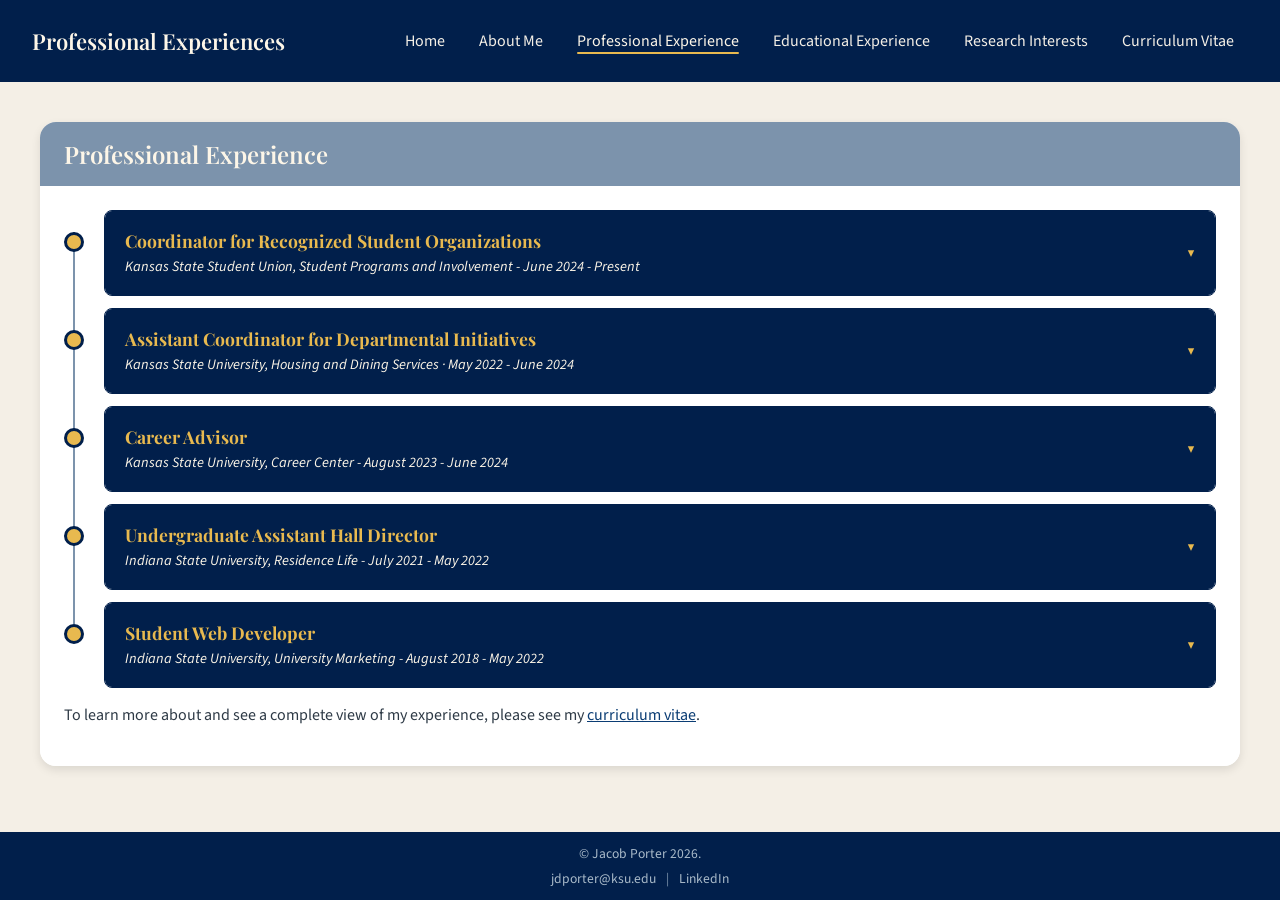
<file: teaching-and-service.html>
<!DOCTYPE html>
<html lang="en" xmlns="http://www.w3.org/1999/xhtml">
<head>
    <meta charset="utf-8" />
    <link rel="preconnect" href="https://fonts.googleapis.com">
    <link rel="preconnect" href="https://fonts.gstatic.com" crossorigin>
    <link href="https://fonts.googleapis.com/css2?family=Playfair+Display:wght@500;600&family=Source+Sans+Pro:wght@400;600&display=swap" rel="stylesheet">
    <meta name="viewport" content="width=device-width, initial-scale=1" />
    <title>Professional Experiences</title>
    <link rel="stylesheet" href="styles.css" type="text/css" />
</head>
<body>
    <header>
        <h1>Professional Experiences</h1>
        <nav>
            <a href="index.html">Home</a>
            <a href="about.html">About Me</a>
            <a href="professional-experiences.html" class="active">Professional Experience</a>
            <a href="education.html">Educational Experience</a>
            <a href="research.html">Research Interests</a>
            <a href="cv.html">Curriculum Vitae</a>
        </nav>
    </header>
    <main>
        <div>
            <section id="professional" class="statement-card">
                <div class="statement-header">
                    <h2>Professional Experience</h2>
                </div>
                <div class="statement-body">

                    <div class="timeline">

                        <div class="timeline-entry">
                            <div class="timeline-dot"></div>
                            <div class="accordion-item">
                                <button class="accordion-trigger" aria-expanded="false">
                                    <span class="accordion-trigger-text">
                                        <strong>Coordinator for Recognized Student Organizations</strong>
                                        <i>Kansas State Student Union, Student Programs and Involvement - June 2024 - Present</i>
                                    </span>
                                    <span class="accordion-icon">▼</span>
                                </button>
                                <div class="accordion-panel">
                                    <ul>
                                        <li>Advise 450+ student organizations and student leaders through organizational development, recognition processes, university policies, and engagement opportunities while maintaining records to support organizational success and compliance.</li>
                                        <li>Increased annual student organization training completion rates from approximately 80% to 95% through process improvements, targeted communication strategies, and outreach initiatives.</li>
                                        <li>Plan and facilitate signature campus events for Kansas State University's Week of Welcome, including the Activities Carnival, which connects 200+ student organizations and 5,700+ attendees.</li>
                                        <li>Advise Student Governing Association's Student Allocation Commmittee, supporting student leaders in the allocation of $190,000+ annually to student organizations while collaborating with the Union Business Office to ensure effective funding processes.</li>
                                        <li>Contributed to Kansas State University's response to the Stop Campus Hazing Act, collaborating with multiple offices to ensure federal compliance and communicate policy changes to the campus community.</li>
                                        <li>Serve as the primary campus liason for OrgCentral, Kansas State's student organization management platform, managing the university's relationship with ReadyEducation and providing platform support to students, faculty, and staff across campus.</li>
                                        <li>Support student organizations through advising, resource management, communication, and administrative processes, including oversight of a $10,000 Pepsi allocation program and serving as signature authority on KSU Foundation accounts.</li>
                                    </ul>
                                </div>
                            </div>
                        </div>

                        <div class="timeline-entry">
                            <div class="timeline-dot"></div>
                            <div class="accordion-item">
                                <button class="accordion-trigger" aria-expanded="false">
                                    <span class="accordion-trigger-text">
                                        <strong>Assistant Coordinator for Departmental Initiatives</strong>
                                        <i>Kansas State University, Housing and Dining Services · May 2022 - June 2024</i>
                                    </span>
                                    <span class="accordion-icon">▼</span>
                                </button>
                                <div class="accordion-panel">
                                    <ul>
                                        <li>Served as a hearing officer for university housing conduct processes and participated in an on-call crisis response rotation supporting a safe environment for 5,500+ students.</li>
                                        <li>Supported personal and professional growth for 35+ honors residents through proactive check-ins, academic advising, and individualized support for students navigating academic challenges.</li>
                                        <li>Co-supervised 15+ student staff through day-to-day coaching, weekly one-on-one meetings, and ongoing support.</li>
                                        <li>Advised the Social Justice Alliance and Future Leaders in Student Affairs student organizations through organizational development, university policies, and departmental processes, contributing to the Social Justice Alliance earning "Event of the Year" for its signature event through targeted growth and restructing support.</li>
                                        <li>Managed $1,650+ in budgets for the Honors' House and two student organizations to support leadership development, community engagement, and student programming initiatives.</li>
                                    </ul>
                                </div>
                            </div>
                        </div>

                        <div class="timeline-entry">
                            <div class="timeline-dot"></div>
                            <div class="accordion-item">
                                <button class="accordion-trigger" aria-expanded="false">
                                    <span class="accordion-trigger-text">
                                        <strong>Career Advisor</strong>
                                        <i>Kansas State University, Career Center - August 2023 - June 2024</i>
                                    </span>
                                    <span class="accordion-icon">▼</span>
                                </button>
                                <div class="accordion-panel">
                                    <ul>
                                        <li>Advised students through resume reviews, mock interviews, and career coaching to support professional development, career exploration, and successful transitions into employment.</li>
                                        <li>Facilitated Career Center programming, including Employer Pitch Nights, and administered Focus 2 assessments to support students in identifying career pathways aligned with their strengths, interests, and goals.</li>
                                    </ul>
                                </div>
                            </div>
                        </div>

                        <div class="timeline-entry">
                            <div class="timeline-dot"></div>
                            <div class="accordion-item">
                                <button class="accordion-trigger" aria-expanded="false">
                                    <span class="accordion-trigger-text">
                                        <strong>Undergraduate Assistant Hall Director</strong>
                                        <i>Indiana State University, Residence Life - July 2021 - May 2022</i>
                                    </span>
                                    <span class="accordion-icon">▼</span>
                                </button>
                                <div class="accordion-panel">
                                    <ul>
                                        <li>Supervised five student staff and 15+ front desk atendants, providing staff development, operational support, and oversight for a 24/7 residence hall front desk.</li>
                                        <li>Co-instructed Student Leadership Education (SAHE 317), a full-semester course that covered student development models and theories for 19 students while contributing to curriculum development and instructional design.</li>
                                        <li>Managed day-to-day operations of a 300+ resident community while serving as the primary point of contact for student concerns, staff support, and residential needs.</li>
                                        <li>Coordinated move-in and move-out operations for three residence halls supporting a welcoming experience for 900+ residents.</li>
                                    </ul>
                                </div>
                            </div>
                        </div>

                        <div class="timeline-entry">
                            <div class="timeline-dot"></div>
                            <div class="accordion-item">
                                <button class="accordion-trigger" aria-expanded="false">
                                    <span class="accordion-trigger-text">
                                        <strong>Student Web Developer</strong>
                                        <i>Indiana State University, University Marketing - August 2018 - May 2022</i>
                                    </span>
                                    <span class="accordion-icon">▼</span>
                                </button>
                                <div class="accordion-panel">
                                    <ul>
                                        <li>Supported university website redesign and accessibility initiatives for college departments, improving digital communications and user experience through content management and web development.</li>
                                    </ul>
                                </div>
                            </div>
                        </div>

                    </div>

                    <p>To learn more about and see a complete view of my experience, please see my <a href="PorterCV.pdf">curriculum vitae</a>.</p>

                </div>
            </section>
        </div>
    </main>
    <footer>
        <div class="footer-content">
            <p>&copy; Jacob Porter 2026.</p>
            <div class="footer-links">
                <a href="mailto:jdporter@ksu.edu">jdporter@ksu.edu</a>
                <span class="footer-divider">|</span>
                <a href="https://www.linkedin.com/in/jacob-porter123/" target="_blank">LinkedIn</a>
            </div>
        </div>
    </footer>

    <script>document.querySelectorAll('.accordion-trigger').forEach(trigger => {
            trigger.addEventListener('click', () => {
                const panel = trigger.nextElementSibling;
                const isOpen = trigger.getAttribute('aria-expanded') === 'true';
                trigger.setAttribute('aria-expanded', String(!isOpen));
                panel.style.maxHeight = isOpen ? null : panel.scrollHeight + 'px';
            });
        });</script>
</body>
</html>
</file>
<file: styles.css>
* {
    box-sizing: border-box;
}

html,
body {
    width: 100%;
    min-height: 100%;
}

body {
    margin: 0;
    min-height: 100vh;
    display: flex;
    flex-direction: column;
    font-family: "Source Sans Pro", sans-serif;
    background: #F4EFE6;
    color: #2E3A46;
}

h1,
h2,
h3,
h4,
h5,
h6 {
    margin-top: 0;
    color: #0B1120;
    font-family: "Playfair Display", serif;
    font-weight: 600;
}

/* Header */

header {
    width: 100%;
    padding: 24px 32px;
    display: flex;
    align-items: center;
    justify-content: space-between;
    flex-wrap: wrap;
    gap: 12px;
    background: #011F4B;
    color: #FDF6E8;
}

header h1 {
    margin: 0;
    color: #FDF6E8;
    font-size: 22px;
}

nav {
    display: flex;
    flex-wrap: wrap;
    gap: 6px;
}

nav a {
    position: relative;
    display: inline-block;
    padding: 6px 14px;
    color: #F4EFE6;
    text-decoration: none;
    border-radius: 999px;
    transition: .25s;
}

nav a:hover {
    color: #0B1120;
    background: #E8B94F;
}

nav a.active {
    color: #FDF6E8;
}

nav a.active::after {
    content: "";
    position: absolute;
    left: 14px;
    right: 14px;
    bottom: 4px;
    height: 2px;
    background: #E8B94F;
    border-radius: 2px;
    opacity: 0;
    transition: background-color .25s ease;
    animation: fadeInLine .6s ease .3s forwards;
}

nav a.active:hover {
    color: #0B1120;
}

nav a.active:hover::after {
    background: #0B1120;
}

@keyframes fadeInLine {
    from {
        opacity: 0;
    }

    to {
        opacity: 1;
    }
}

/* Footer */

footer {
    width: 100%;
    padding: 12px 32px;
    text-align: center;
    background: #011F4B;
    color: #A9BAC9;
}

footer p {
    margin: 0;
    font-size: .85rem;
}

.footer-content {
    display: flex;
    flex-direction: column;
    align-items: center;
    gap: 6px;
}

.footer-links {
    display: flex;
    align-items: center;
    gap: 10px;
    font-size: .85rem;
}

.footer-links a {
    color: #A9BAC9;
    text-decoration: none;
}

.footer-links a:hover {
    color: #E8B94F;
}

.footer-divider {
    color: #7C93AC;
}

/* Main */

main {
    width: 100%;
    max-width: 1300px;
    margin: 0 auto;
    padding: 40px;
    flex: 1;
}

main a {
    color: #0B3D74;
}

main a:hover {
    color: #C97B3D;
}

section {
    width: 100%;
    margin-bottom: 24px;
}

.hero-name {
    font-size: 2.75rem !important;
    letter-spacing: .5px;
}

/* Stats */

.stats-section {
    width: 100%;
    margin: 1rem auto 3rem;
    padding: 2rem;
    display: flex;
    flex-wrap: wrap;
    justify-content: center;
    gap: 2rem;
    background: #011F4B;
    border-radius: 16px;
    box-shadow: 0 4px 10px rgba(0, 0, 0, .1);
}

.stat-item {
    min-width: 140px;
    display: flex;
    flex-direction: column;
    align-items: center;
    text-align: center;
}

.stat-number {
    font-family: "Playfair Display", serif;
    font-size: 2.75rem;
    font-weight: 600;
    line-height: 1;
    color: #E8B94F;
}

.stat-label {
    max-width: 160px;
    margin-top: .5rem;
    font-size: .85rem;
    color: #A9BAC9;
}

/* Timeline */

.timeline {
    position: relative;
    padding-left: 2.5rem;
}

.timeline-entry {
    position: relative;
    margin-bottom: 12px;
}

.timeline-entry::before {
    content: "";
    position: absolute;
    left: calc(-2.5rem + 9px);
    top: 22px;
    bottom: -34px;
    width: 2px;
    background: #7C93AC;
}

.timeline-entry:last-child::before {
    display: none;
}

.timeline-dot {
    position: absolute;
    left: -2.5rem;
    top: 22px;
    width: 20px;
    height: 20px;
    border: 3px solid #011F4B;
    border-radius: 50%;
    background: #E8B94F;
}

/* Buttons */

.download-container {
    margin-top: 24px;
    text-align: center;
}

.download-button {
    display: inline-block;
    padding: 10px 20px;
    background: #011F4B;
    color: #F4EFE6 !important;
    font-weight: 600;
    text-decoration: none !important;
    border-radius: 999px;
    transition: .25s;
}

.download-button:hover {
    background: #E8B94F;
    color: #0B1120 !important;
}

/* Cards */

.statement-card {
    width: 100%;
    overflow: hidden;
    background: #FFFFFF;
    border-radius: 16px;
    box-shadow: 0 4px 10px rgba(0, 0, 0, .1);
    transition: transform .25s ease, box-shadow .25s ease;
    position: relative;
    z-index: 1;
}

.statement-card:hover {
    transform: translateY(-4px);
    box-shadow: 0 8px 20px rgba(0, 0, 0, .15);
}

.statement-header {
    width: 100%;
    padding: 1rem 1.5rem;
    background: #7C93AC;
    color: #FDF6E8;
}

.statement-header h1,
.statement-header h2,
.statement-header h3 {
    margin: 0;
    color: #FDF6E8;
}

.statement-body {
    width: 100%;
    padding: 1.5rem;
    background: #FFFFFF;
    color: #2E3A46;
}

.statement-body > p:first-child,
.statement-body > *:first-child {
    margin-top: 0;
}

/* Research */

.pipeline {
    align-items: stretch;
    gap: 0;
}

.pipeline-step {
    position: relative;
    flex: 1;
    min-width: 0;
    padding-top: 16px;
}

.stage-marker {
    position: absolute;
    top: 16px;
    left: 20px;
    transform: translateY(-50%);
    width: 32px;
    height: 32px;
    display: flex;
    align-items: center;
    justify-content: center;
    border-radius: 50%;
    background: #E8B94F;
    color: #0B1120;
    font-family: "Playfair Display", serif;
    font-weight: 600;
    box-shadow: 0 2px 6px rgba(0, 0, 0, .2);
    z-index: 3;
}

.pipeline-arrow {
    display: flex;
    align-items: center;
    justify-content: center;
    padding: 0 .5rem;
    font-size: 1.75rem;
    color: #7C93AC;
}

.research-sections {
    width: 100%;
    display: flex;
    flex-direction: row;
    align-items: stretch;
    gap: 2rem;
}

.research-sections section {
    flex: 1;
    min-width: 0;
    padding: 0;
    overflow: hidden;
    background: #FFFFFF;
    border-radius: 16px;
    box-shadow: 0 4px 10px rgba(0, 0, 0, .1);
}

.research-sections .statement-header {
    margin: 0;
}

/* CV */

.cv-container,
#cv,
#cv .statement-body {
    width: 100%;
}

.cv-container iframe {
    display: block;
    width: 100%;
    height: 900px;
    border: 1px solid #7C93AC;
    border-radius: 8px;
}

/* Accordion */

.accordion-item {
    width: 100%;
    margin-bottom: 12px;
    overflow: hidden;
    border: 1px solid #011F4B;
    border-radius: 8px;
}

.accordion-trigger {
    width: 100%;
    padding: 18px 20px;
    display: flex;
    align-items: center;
    justify-content: space-between;
    border: 0;
    background: #011F4B;
    color: #FDF6E8;
    cursor: pointer;
    text-align: left;
    font-family: inherit;
}

.accordion-trigger:hover,
.accordion-trigger[aria-expanded="true"] {
    background: #0B3D74;
}

.accordion-trigger-text strong {
    display: block;
    margin-bottom: 4px;
    color: #E8B94F;
    font-family: "Playfair Display", serif;
    font-size: 1.1rem;
}

.accordion-trigger-text i {
    color: #FDF6E8;
    font-size: .9rem;
}

.accordion-icon {
    color: #E8B94F;
    transition: transform .2s ease;
}

.accordion-trigger[aria-expanded="true"] .accordion-icon {
    transform: rotate(180deg);
}

.accordion-panel {
    max-height: 0;
    overflow: hidden;
    background: #FFFFFF;
    color: #2E3A46;
    opacity: 0;
    transition: max-height .35s ease, opacity .3s ease;
}

.accordion-trigger[aria-expanded="true"] + .accordion-panel {
    opacity: 1;
}

.accordion-panel ul {
    margin: 0;
    padding: 16px 20px;
}

.accordion-panel li {
    margin-bottom: 8px;
}

.accordion-panel li:last-child {
    margin-bottom: 0;
}

/* Profile */

.profile-section {
    width: 100%;
    margin: 3rem auto;
    display: flex;
    align-items: center;
    gap: 2rem;
}

.headshot {
    width: clamp(160px, 35vw, 320px);
    height: auto;
    aspect-ratio: 4 / 5;
    object-fit: cover;
    border-radius: 16px;   /* was 50% — swap for a soft rounded-rectangle corner, or use 0 for sharp corners */
    box-shadow: 0 8px 20px rgba(1, 31, 75, .25);
}

/* Quote */

.pull-quote {
    width: 100%;
    max-width: 600px;
    margin: 2rem auto 1rem;
    padding: 1.25rem 2rem;
    background: #011F4B;
    border-radius: 16px;
    text-align: center;
    box-shadow: 0 4px 10px rgba(0, 0, 0, .1);
}

.pull-quote blockquote {
    margin: 0;
    color: #E8B94F;
    font-family: "Playfair Display", serif;
    font-size: 1.5rem;
    font-style: italic;
    line-height: 1.4;
}

.quote-author {
    margin: .75rem 0 0;
    color: #FDF6E8;
    font-size: 1rem;
}

/* Latest update line */

.latest-update {
    margin-top: 12px;
    padding-top: 12px;
    border-top: 1px solid #E5DFD2;
    font-size: .9rem;
    color: #7C93AC;
}

    .latest-update strong {
        color: #0B3D74;
    }

/* Skills */

#skills .statement-body {
    display: grid;
    grid-template-columns: repeat(auto-fit, minmax(220px, 1fr));
    gap: 1.75rem;
}

.skills-group-title {
    margin: 0 0 .75rem;
    font-family: "Playfair Display", serif;
    font-size: 1rem;
    font-weight: 600;
    color: #0B3D74;
}

.skills-list {
    margin: 0;
    padding: 0;
    list-style: none;
    display: flex;
    flex-direction: column;
    gap: .4rem;
}

    .skills-list li {
        padding: 6px 12px;
        background: #F4EFE6;
        border: 1px solid #7C93AC;
        border-radius: 8px;
        font-size: .85rem;
        color: #2E3A46;
    }

/* Responsive */

@media (max-width: 900px) {
    header {
        justify-content: center;
        text-align: center;
    }

    nav {
        justify-content: center;
    }

    main {
        padding: 20px;
    }

    .hero-name {
        font-size: 2rem !important;
    }

    .stats-section {
        gap: 1.5rem;
        padding: 1.5rem;
    }

    .pipeline-arrow {
        padding: .5rem 0;
        transform: rotate(90deg);
    }

    .research-sections {
        flex-direction: column;
    }

    .profile-section {
        flex-direction: column;
    }
}

@media (max-width: 600px) {
    .timeline {
        padding-left: 1.75rem;
    }

    .timeline-dot {
        left: -1.75rem;
        width: 16px;
        height: 16px;
    }

    .timeline-entry::before {
        left: calc(-1.75rem + 7px);
    }
}
</file>
